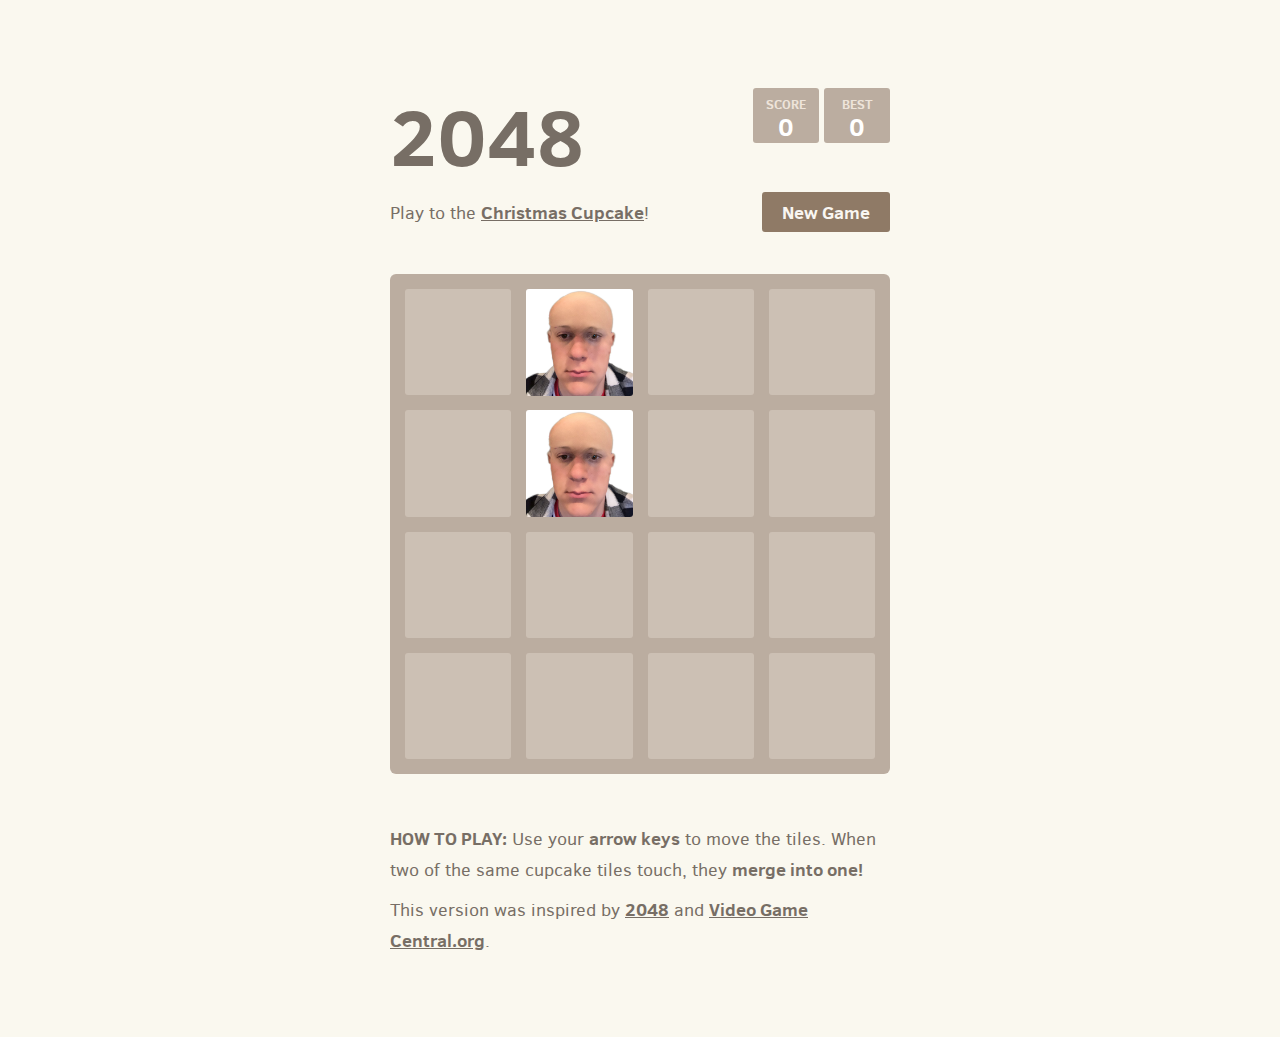
<file: 2048/index.html>
<!DOCTYPE html>
<html>
<head>
  <meta charset="utf-8">
  <title>2048 Cupcakes</title>

  <link href="style/main.css" rel="stylesheet" type="text/css">
  <link rel="shortcut icon" href="favicon.png">
  <link rel="apple-touch-icon" href="meta/apple-touch-icon.png">
  <link rel="apple-touch-startup-image" href="meta/apple-touch-startup-image-640x1096.png" media="(device-width: 320px) and (device-height: 568px) and (-webkit-device-pixel-ratio: 2)"> <!-- iPhone 5+ -->
  <link rel="apple-touch-startup-image" href="meta/apple-touch-startup-image-640x920.png"  media="(device-width: 320px) and (device-height: 480px) and (-webkit-device-pixel-ratio: 2)"> <!-- iPhone, retina -->
  <meta name="apple-mobile-web-app-capable" content="yes">
  <meta name="apple-mobile-web-app-status-bar-style" content="black">

  <meta name="HandheldFriendly" content="True">
  <meta name="MobileOptimized" content="320">
  <meta name="viewport" content="width=device-width, initial-scale=1.0, maximum-scale=1, user-scalable=no, minimal-ui">
</head>
<body>
  <div class="container">
    <div class="heading">
      <h1 class="title">2048</h1>
      <div class="scores-container">
        <div class="score-container">0</div>
        <div class="best-container">0</div>
      </div>
    </div>

    <div class="above-game">
      <p class="game-intro">Play to the <a href="img/christmas-cupcake.jpg"  target="_blank">Christmas Cupcake</a>!</p>
      <a class="restart-button">New Game</a>
    </div>

    <div class="game-container">
      <div class="game-message">
        <p></p>
        <div class="lower">
	        <a class="keep-playing-button">Keep going</a>
          <a class="retry-button">Try again</a>
        </div>
      </div>

      <div class="grid-container">
        <div class="grid-row">
          <div class="grid-cell"></div>
          <div class="grid-cell"></div>
          <div class="grid-cell"></div>
          <div class="grid-cell"></div>
        </div>
        <div class="grid-row">
          <div class="grid-cell"></div>
          <div class="grid-cell"></div>
          <div class="grid-cell"></div>
          <div class="grid-cell"></div>
        </div>
        <div class="grid-row">
          <div class="grid-cell"></div>
          <div class="grid-cell"></div>
          <div class="grid-cell"></div>
          <div class="grid-cell"></div>
        </div>
        <div class="grid-row">
          <div class="grid-cell"></div>
          <div class="grid-cell"></div>
          <div class="grid-cell"></div>
          <div class="grid-cell"></div>
        </div>
      </div>

      <div class="tile-container">

      </div>
    </div>

    <p class="game-explanation"><strong class="important">How to play:</strong> Use your <strong>arrow keys</strong> to move the tiles. When two of the same cupcake tiles touch, they <strong>merge into one!</strong></p>
    <!-- <hr> -->
    <p>This version was inspired by <a href="https://git.io/2048" target="_blank">2048</a> and <a>Video Game Central.org</a>.</p>
   </div>

  <script src="js/bind_polyfill.js"></script>
  <script src="js/classlist_polyfill.js"></script>
  <script src="js/animframe_polyfill.js"></script>
  <script src="js/keyboard_input_manager.js"></script>
  <script src="js/html_actuator.js"></script>
  <script src="js/grid.js"></script>
  <script src="js/tile.js"></script>
  <script src="js/local_storage_manager.js"></script>
  <script src="js/game_manager.js"></script>
  <script src="js/application.js"></script>
</body>
</html>
</file>
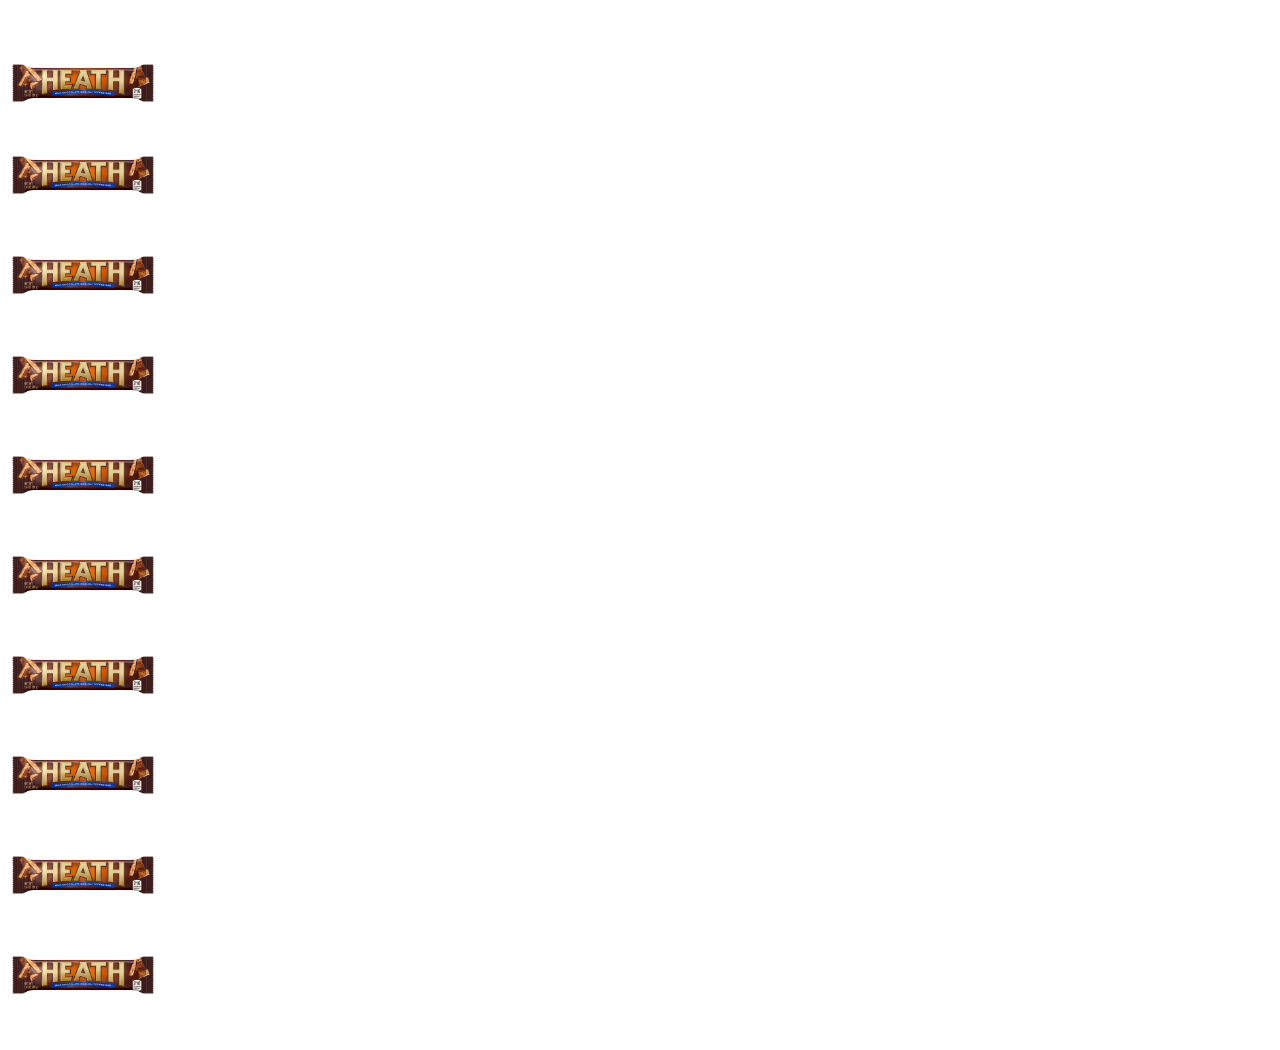
<file: heath.html>
<!DOCTYPE html>
<html>
    <head>
        <link rel="apple-touch-icon" sizes="180x180" href="/apple-touch-icon.png">
        <link rel="icon" type="image/png" sizes="32x32" href="/favicon-32x32.png">
        <link rel="icon" type="image/png" sizes="16x16" href="/favicon-16x16.png">
        <link rel="manifest" href="/site.webmanifest">
        <style>
        img {
            max-width: 200px;
            max-height: 150px;
            position: absolute;
        }
        .bounce {
            position: absolute;
            animation: mario-loop 10s linear infinite;
            }

            @keyframes mario-loop {
            0% {
                left: -300px; /* Initial position outside the left side of the screen */
            }
            100% {
                left: calc(100% + 100px); /* Moves to the right side of the screen */
            }
        }
            @keyframes mario-loop2 {
            0% {
                right: -100px; /* Initial position outside the left side of the screen */
            }
            100% {
                right: calc(100% + 300px); /* Moves to the right side of the screen */
            }
            }
        .bounce2 {
            position: absolute;
            animation: mario-loop2 10s linear infinite;
            top: 100px;
            }
            .bounce3 {
            position: absolute;
            animation: mario-loop 10s linear infinite;
            top: 200px;
            }
            .bounce4 {
            position: absolute;
            animation: mario-loop2 10s linear infinite;
            top: 300px;
            }
            .bounce5 {
            position: absolute;
            animation: mario-loop 10s linear infinite;
            top: 400px;
            }
            .bounce6 {
            position: absolute;
            animation: mario-loop2 10s linear infinite;
            top: 500px;
            }
            .bounce7 {
            position: absolute;
            animation: mario-loop 10s linear infinite;
            top: 600px;
            }
            .bounce8 {
            position: absolute;
            animation: mario-loop2 10s linear infinite;
            top: 700px;
            }
            .bounce9 {
            position: absolute;
            animation: mario-loop 10s linear infinite;
            top: 800px;
            }
            .bounce10 {
            position: absolute;
            animation: mario-loop2 10s linear infinite;
            top: 900px;
            }

        </style>
    </head>
    <body>
        <div class="bounce">
            <img src="images/heath.png" alt="Dancing PNG">
          </div>
          <div class="bounce2">
            <img src="images/heath.png" alt="Dancing PNG">
          </div>
          <div class="bounce3">
            <img src="images/heath.png" alt="Dancing PNG">
          </div>
          <div class="bounce4">
            <img src="images/heath.png" alt="Dancing PNG">
          </div>
          <div class="bounce5">
            <img src="images/heath.png" alt="Dancing PNG">
          </div>
          <div class="bounce6">
            <img src="images/heath.png" alt="Dancing PNG">
          </div>
          <div class="bounce7">
            <img src="images/heath.png" alt="Dancing PNG">
          </div>
          <div class="bounce8">
            <img src="images/heath.png" alt="Dancing PNG">
          </div>
          <div class="bounce9">
            <img src="images/heath.png" alt="Dancing PNG">
          </div>
          <div class="bounce10">
            <img src="images/heath.png" alt="Dancing PNG">
          </div>
    </body>
</html>
</file>
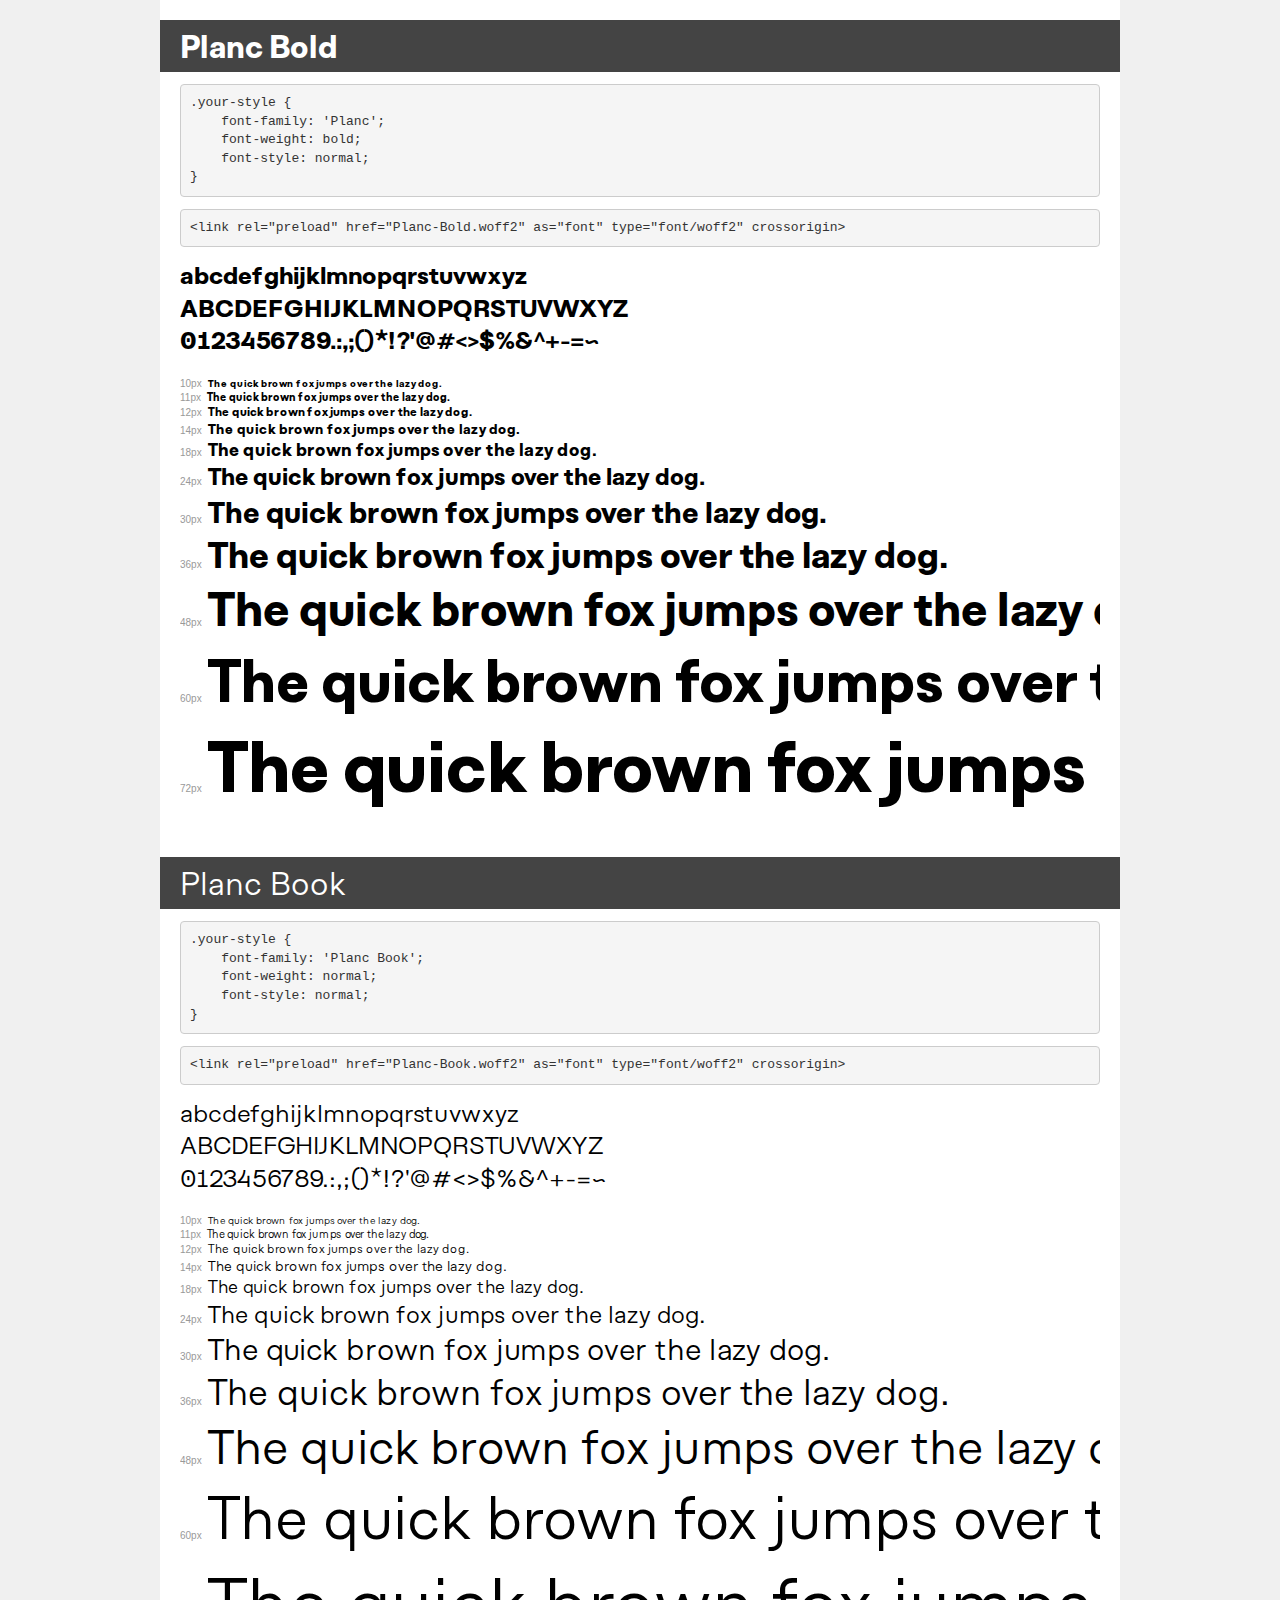
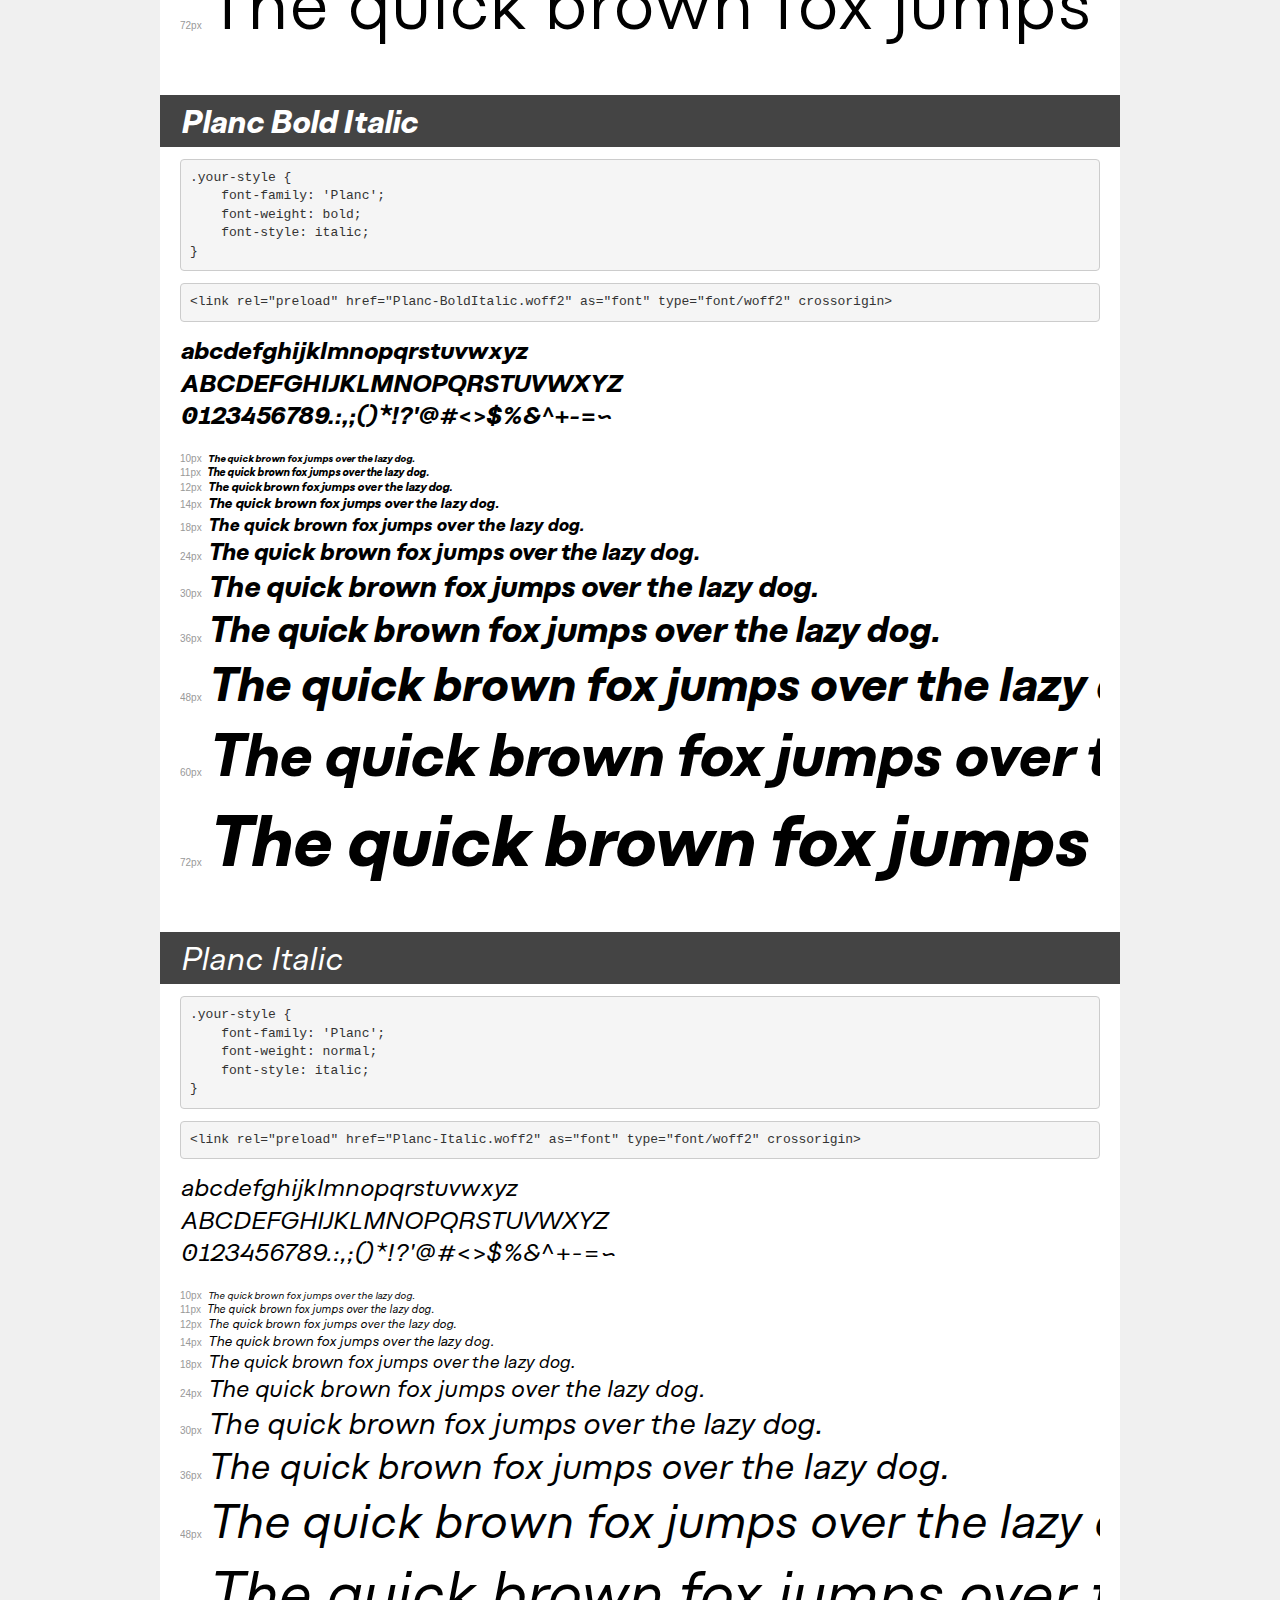
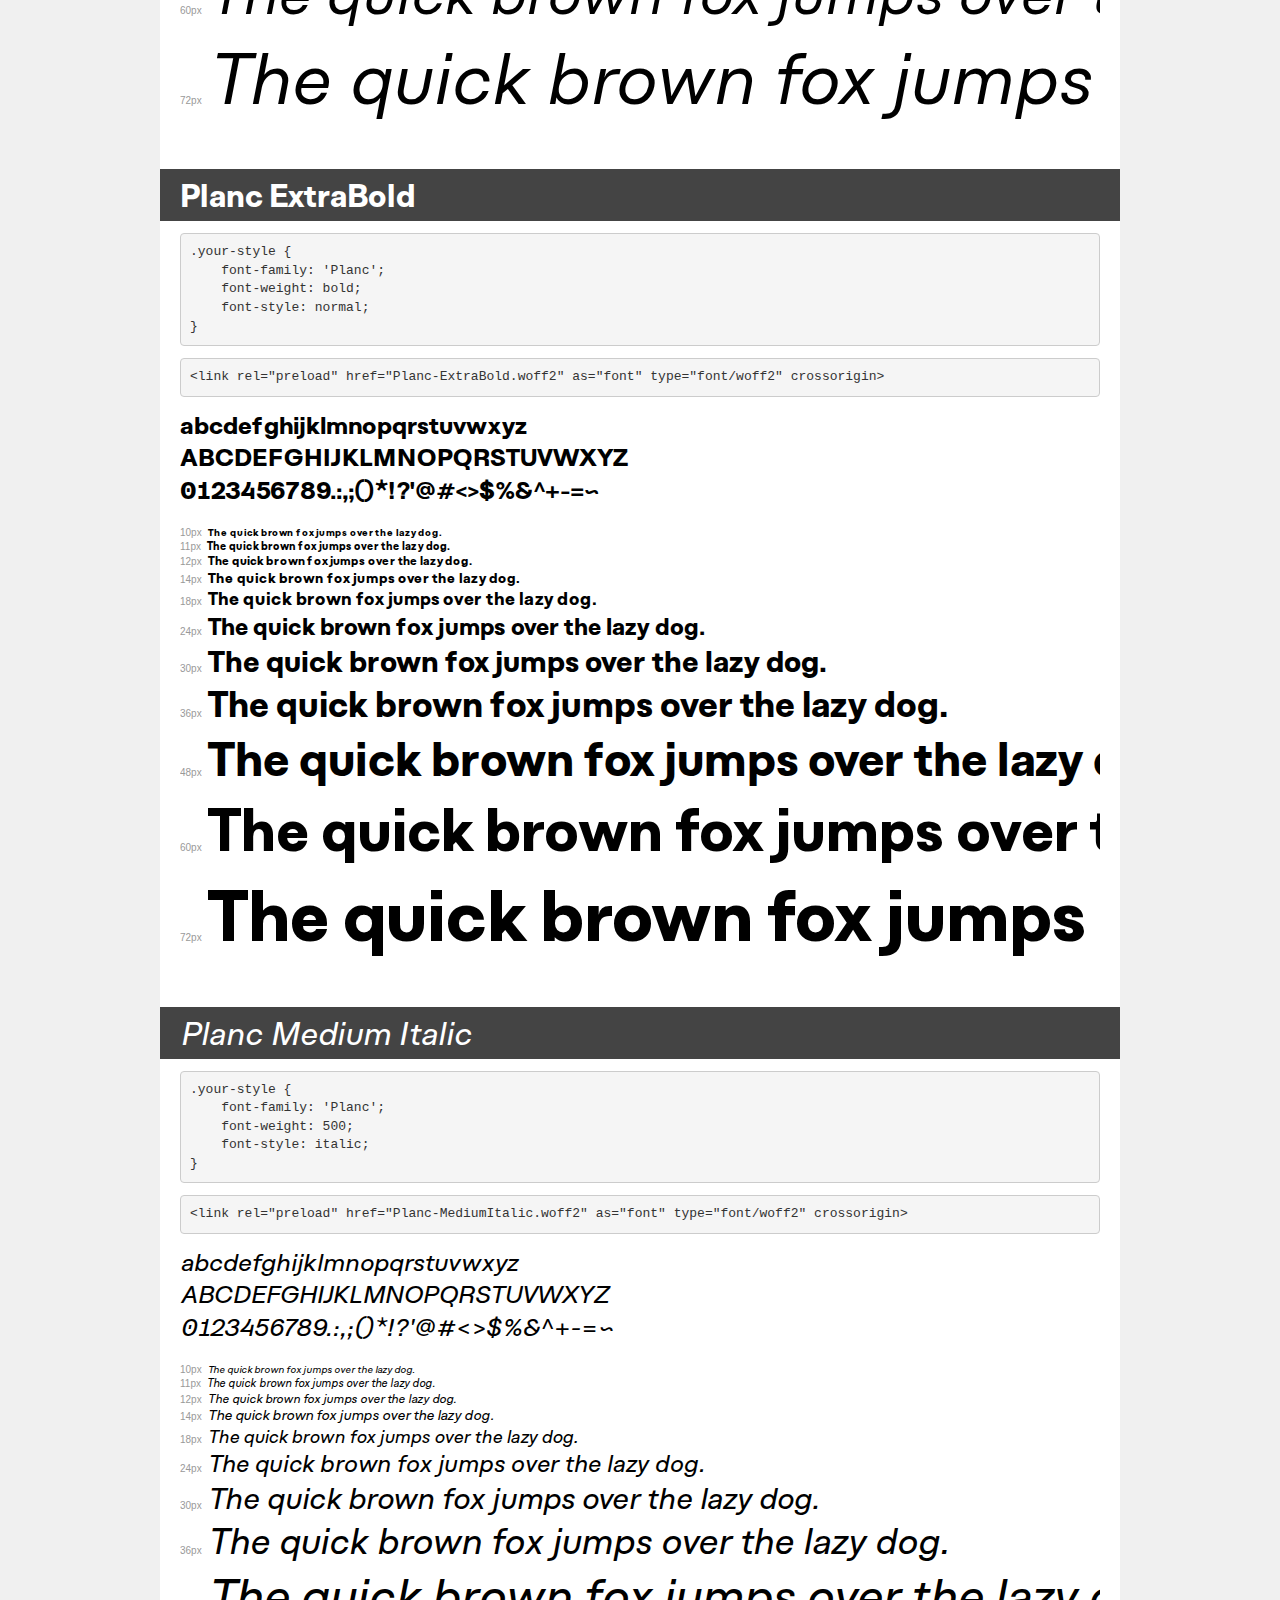
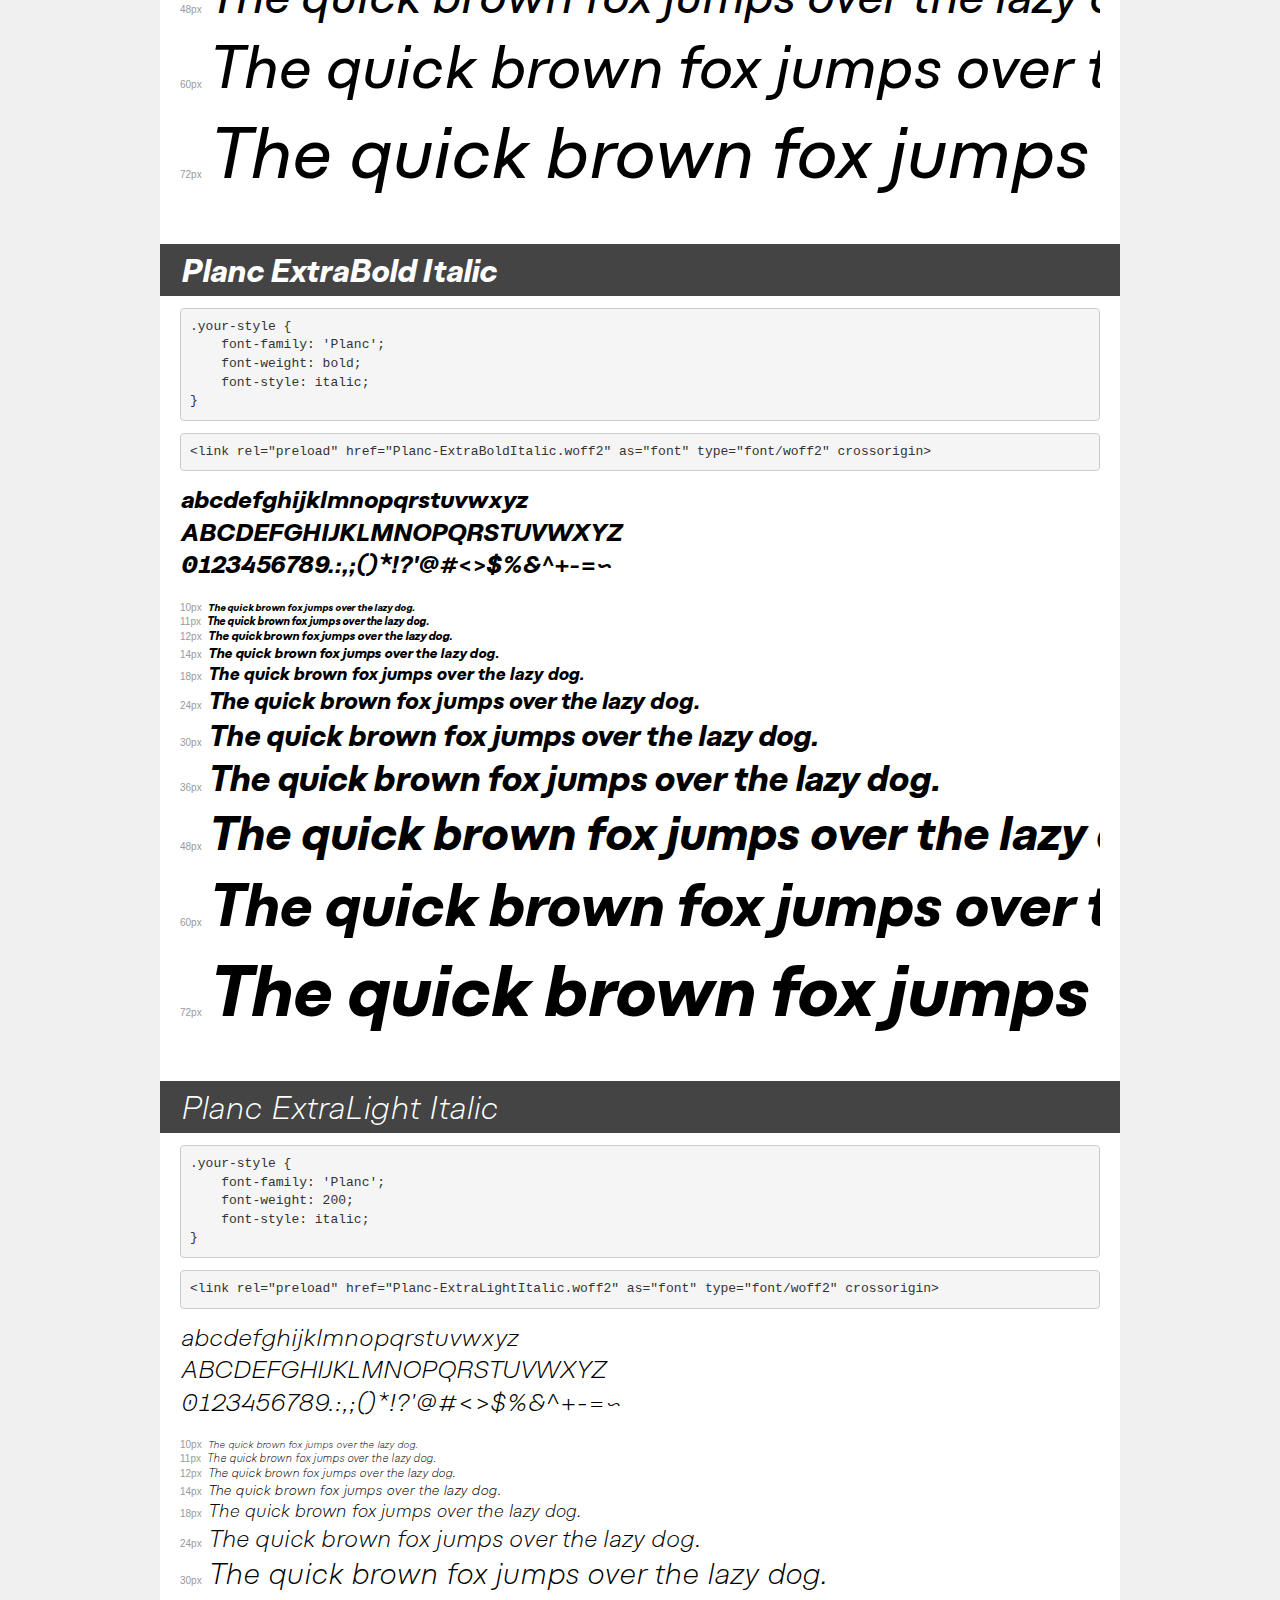
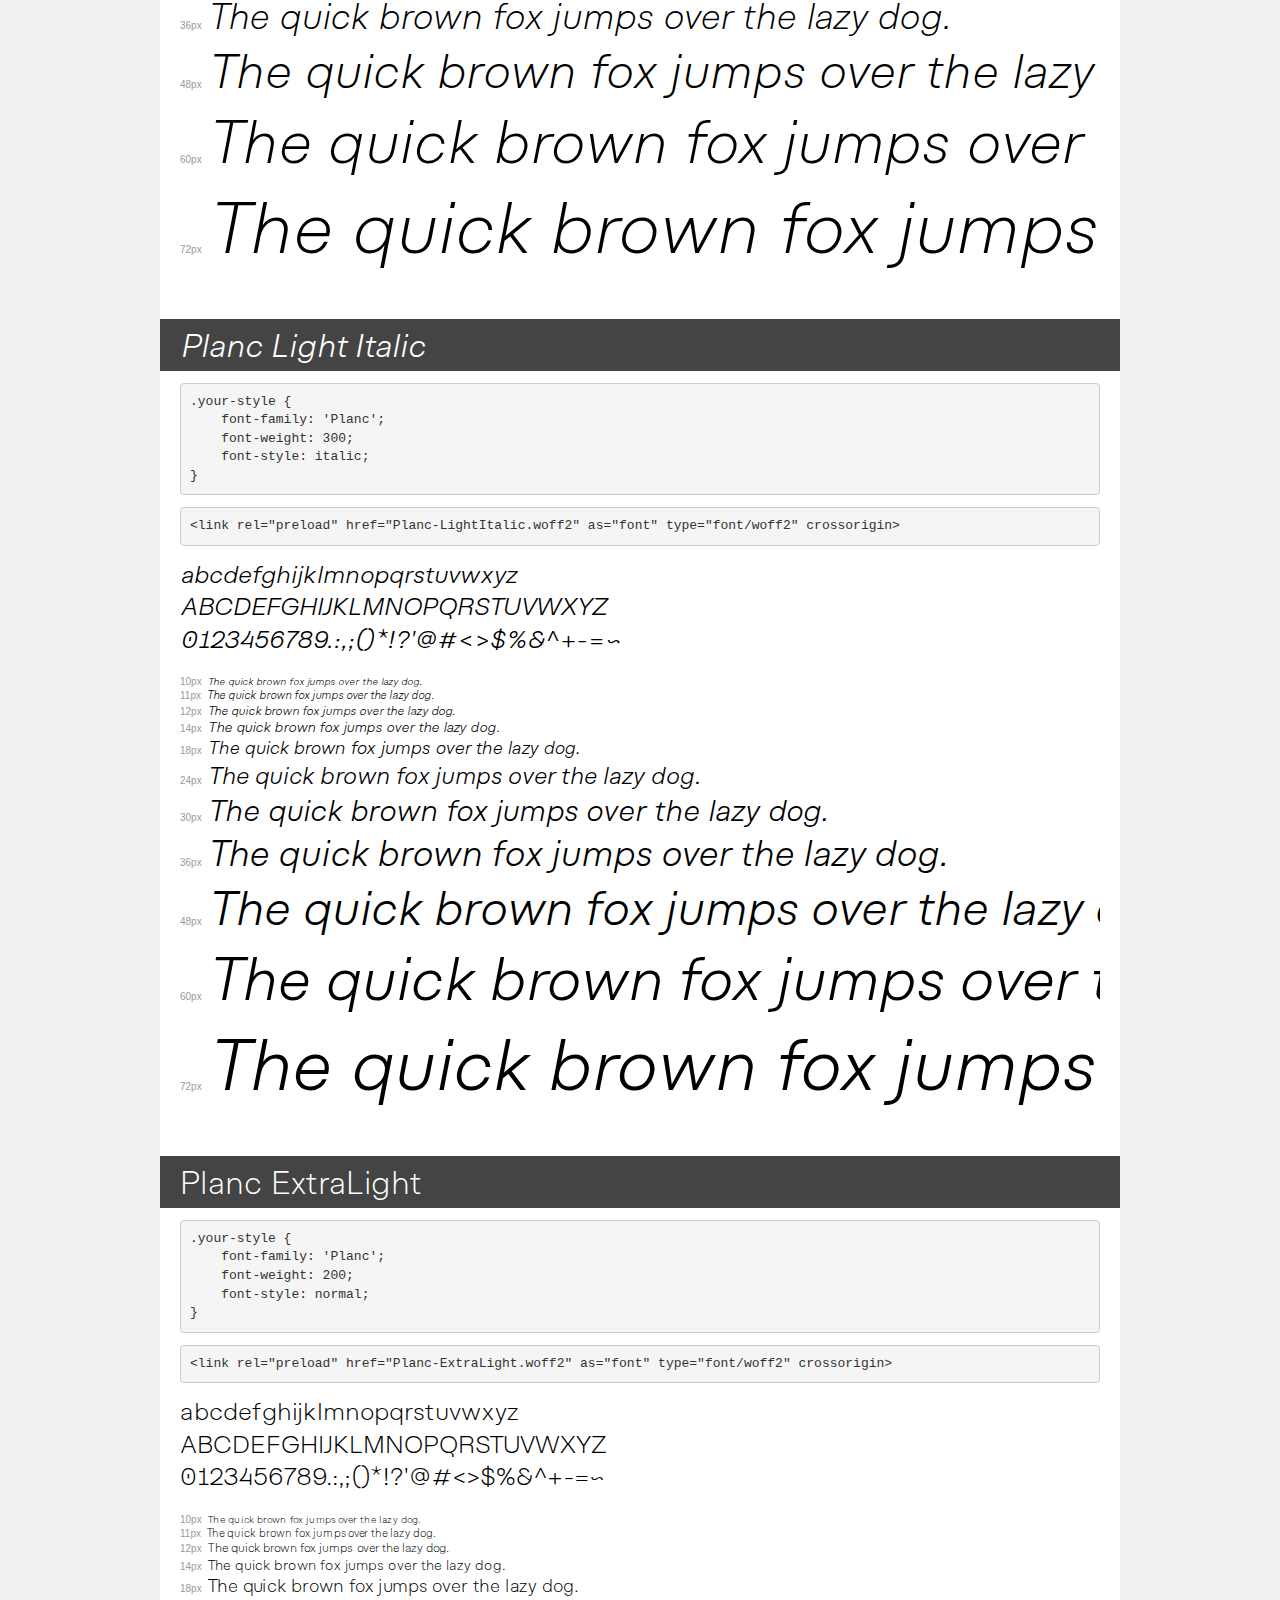
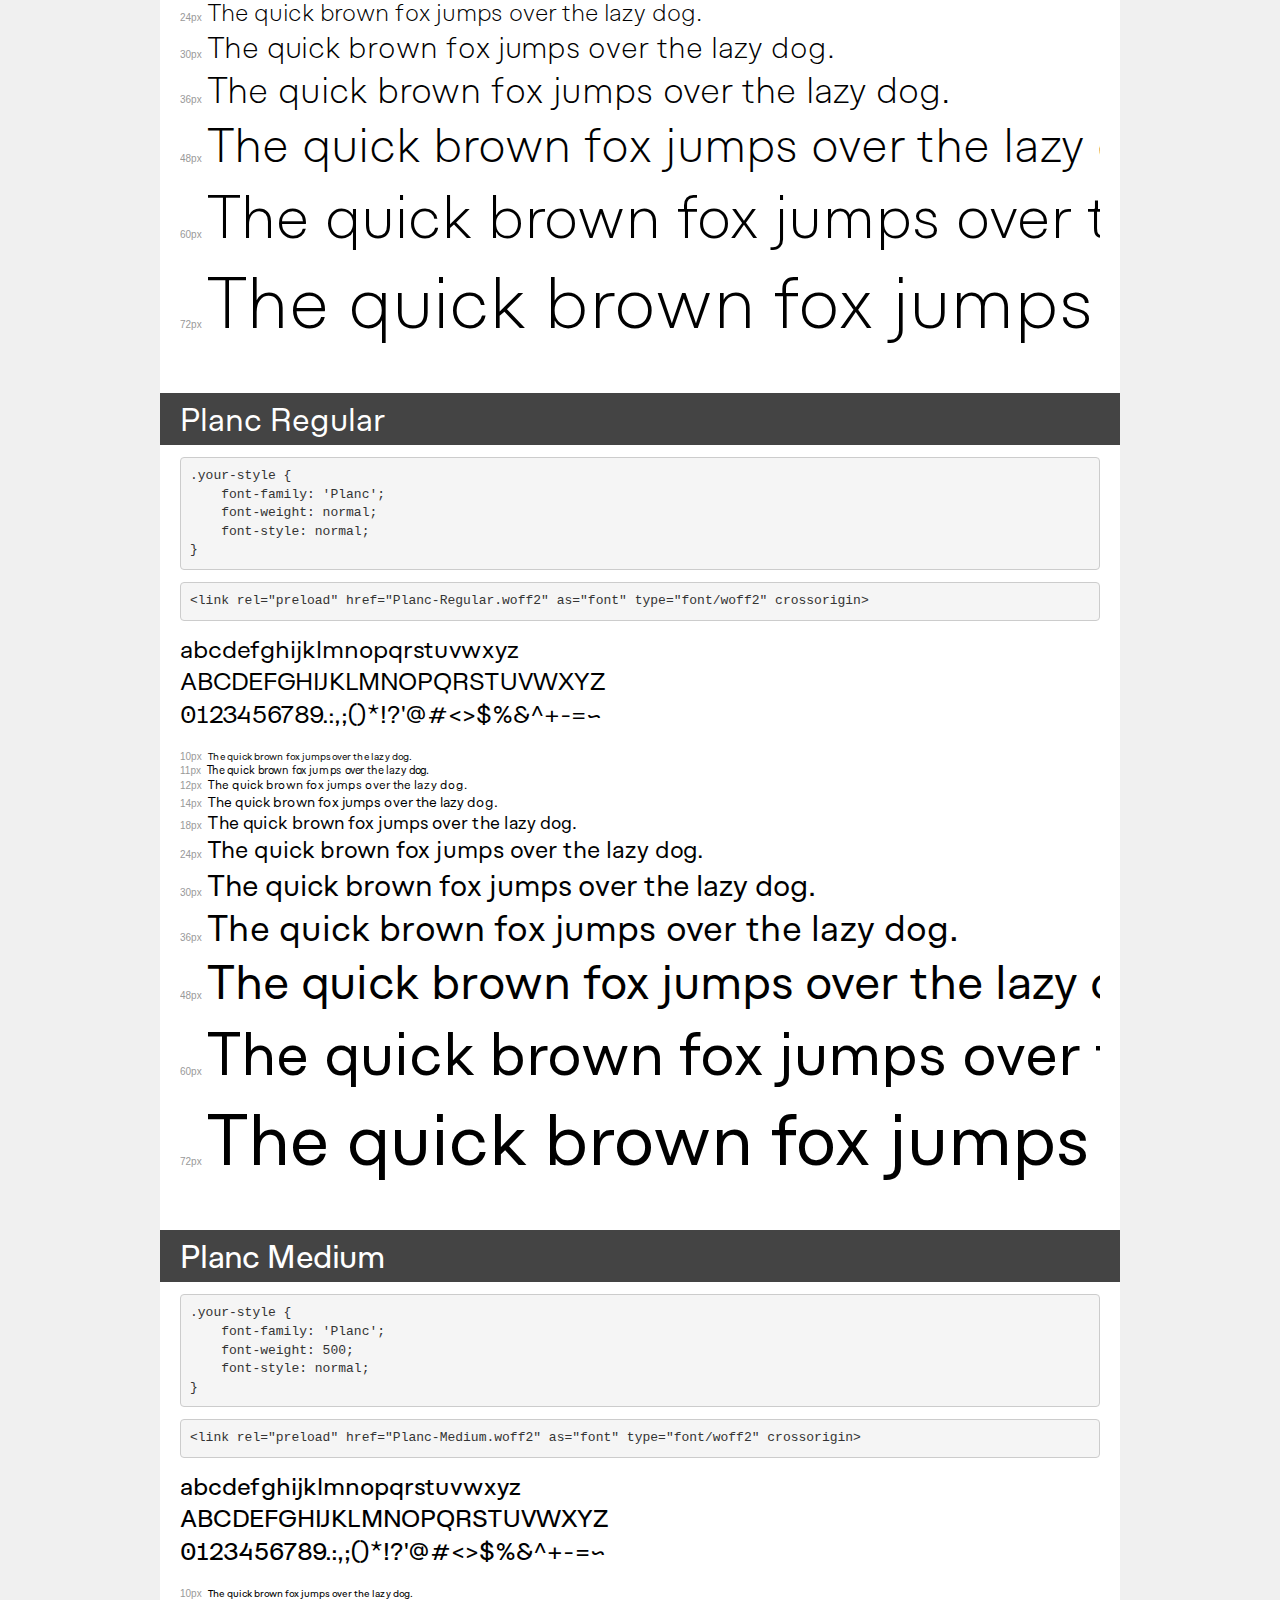
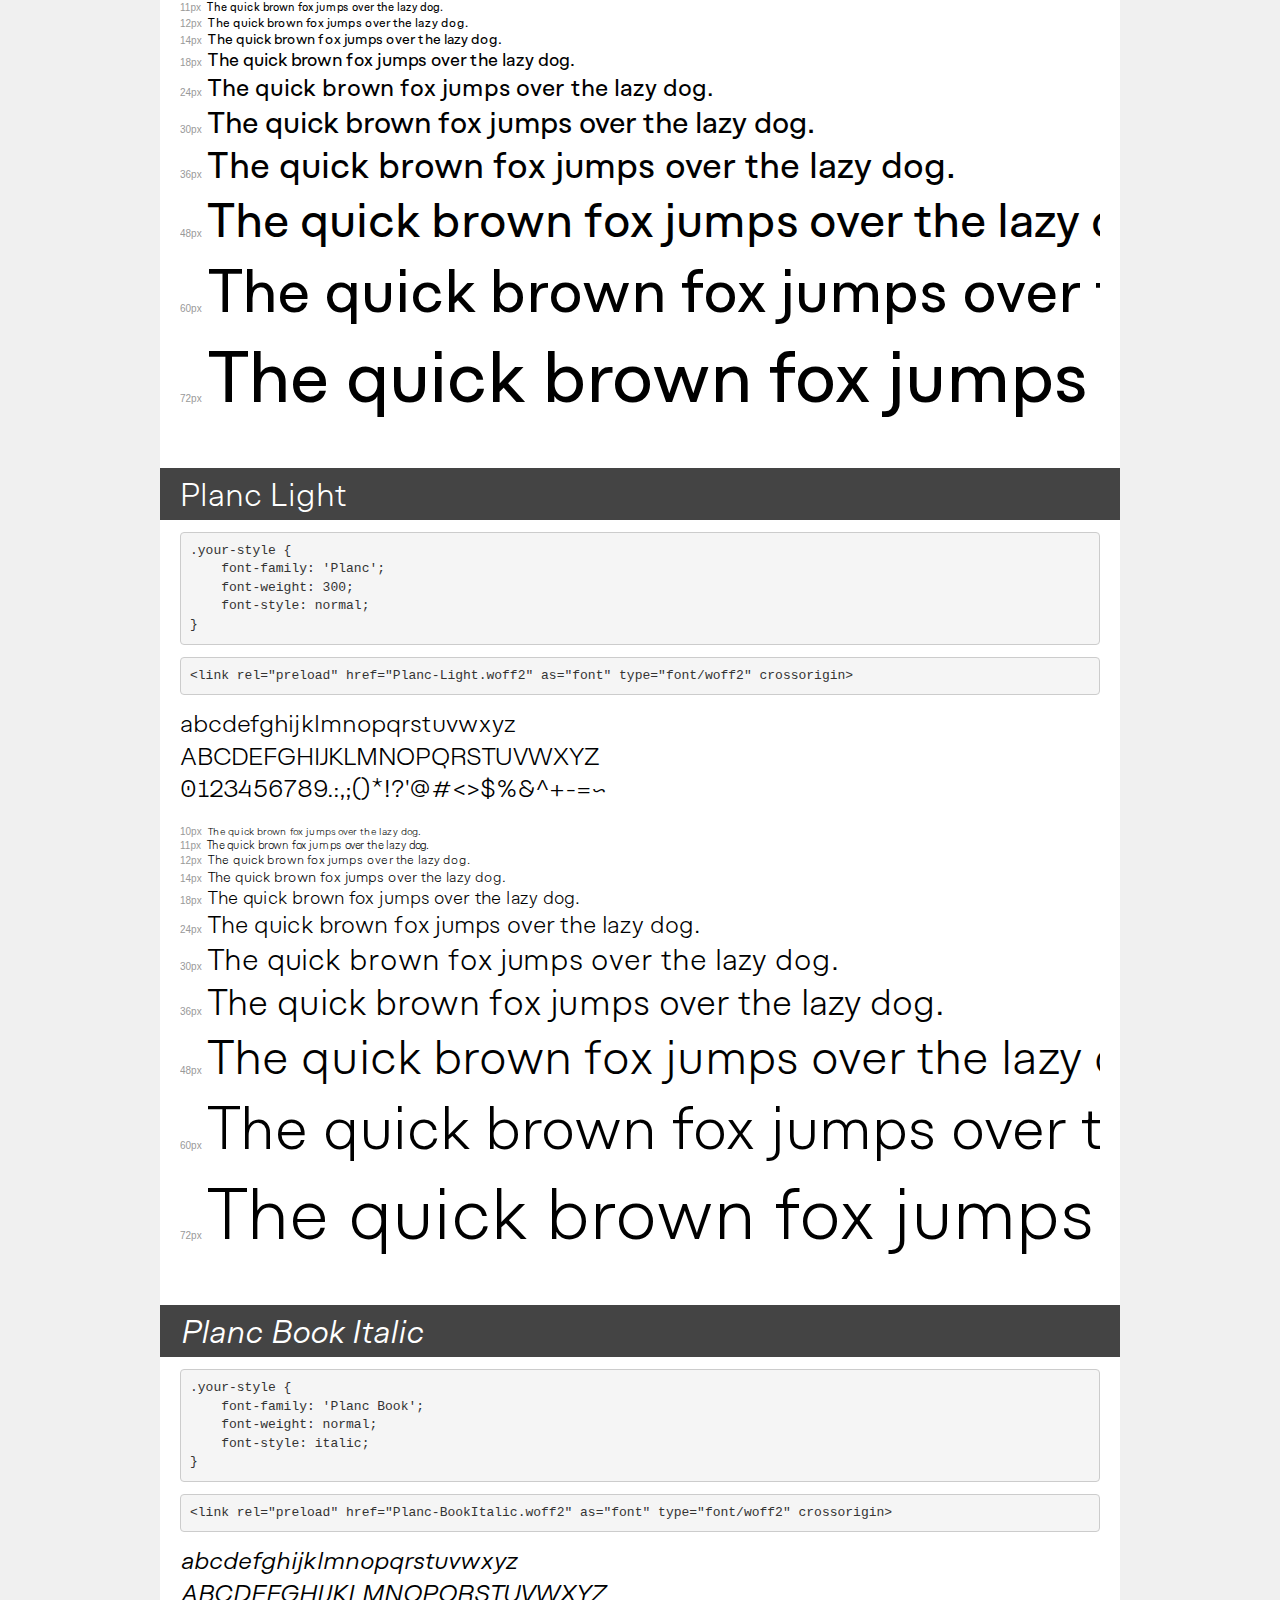
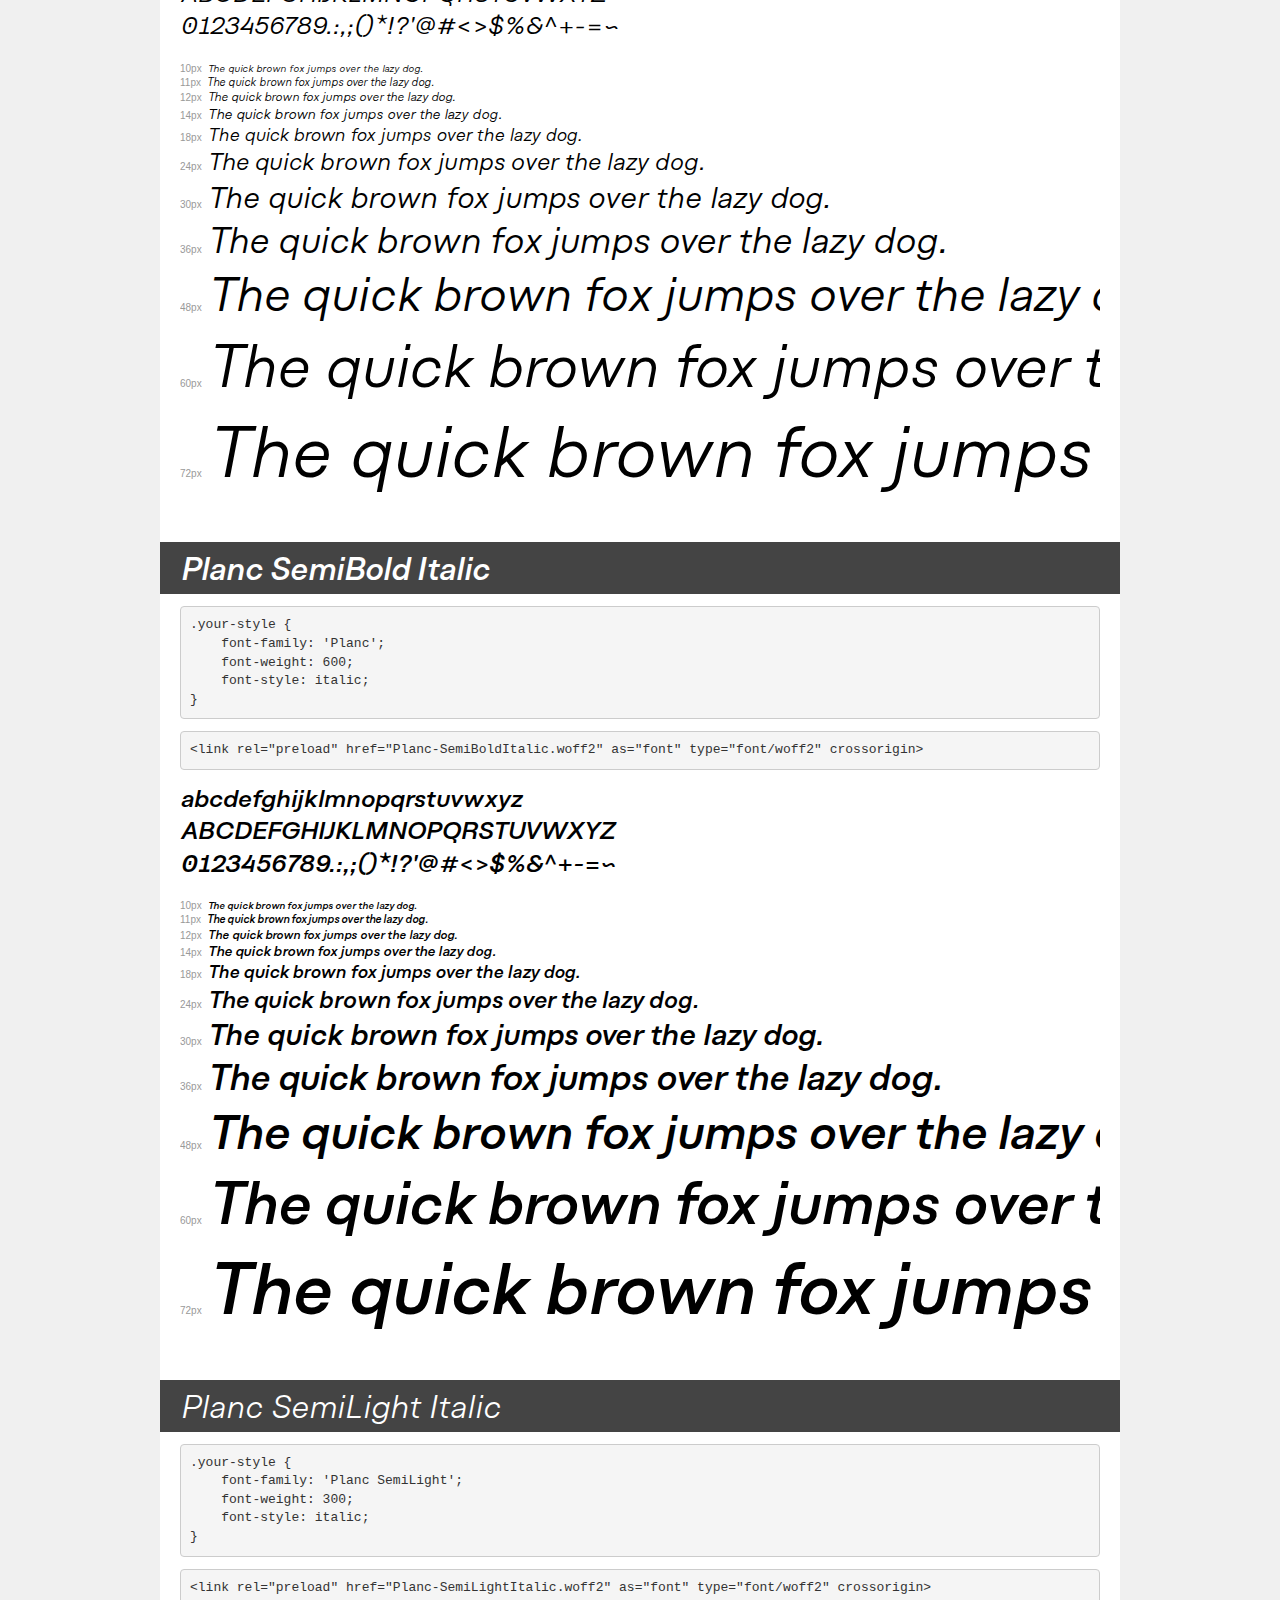
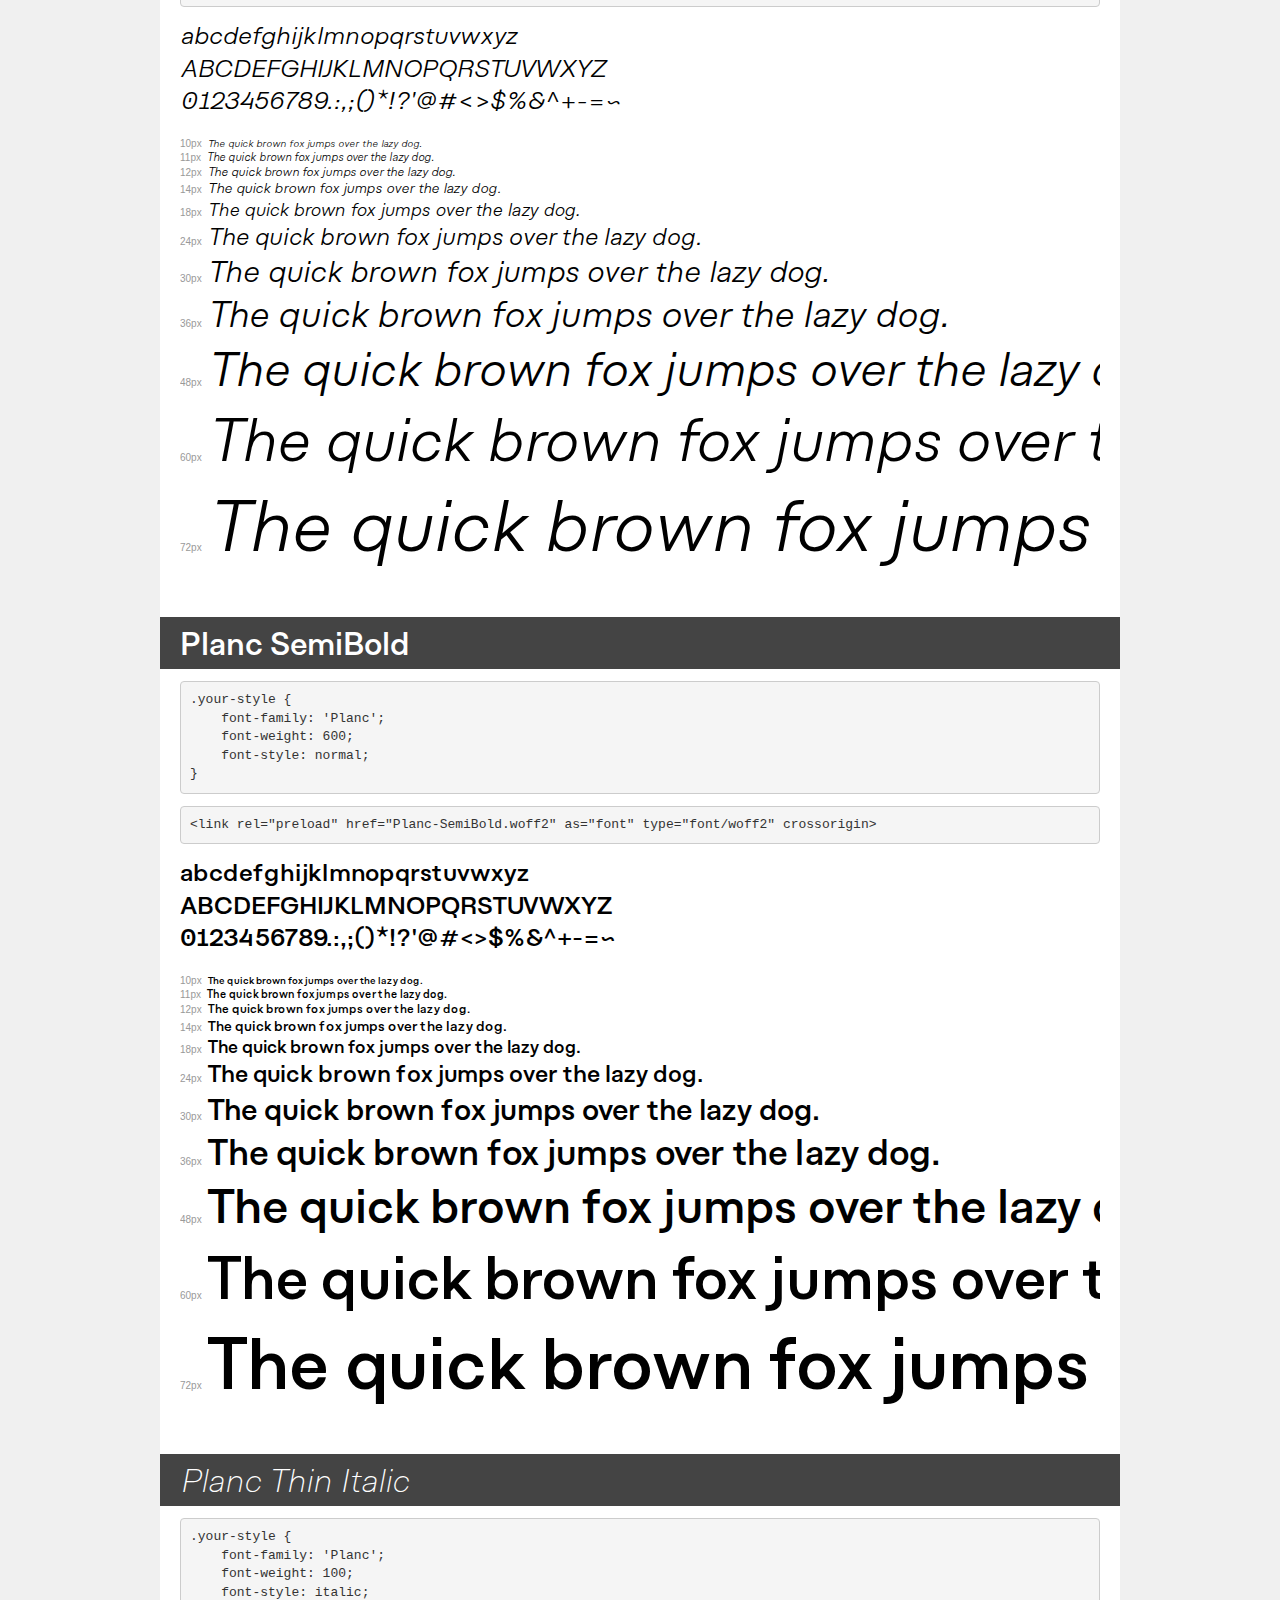
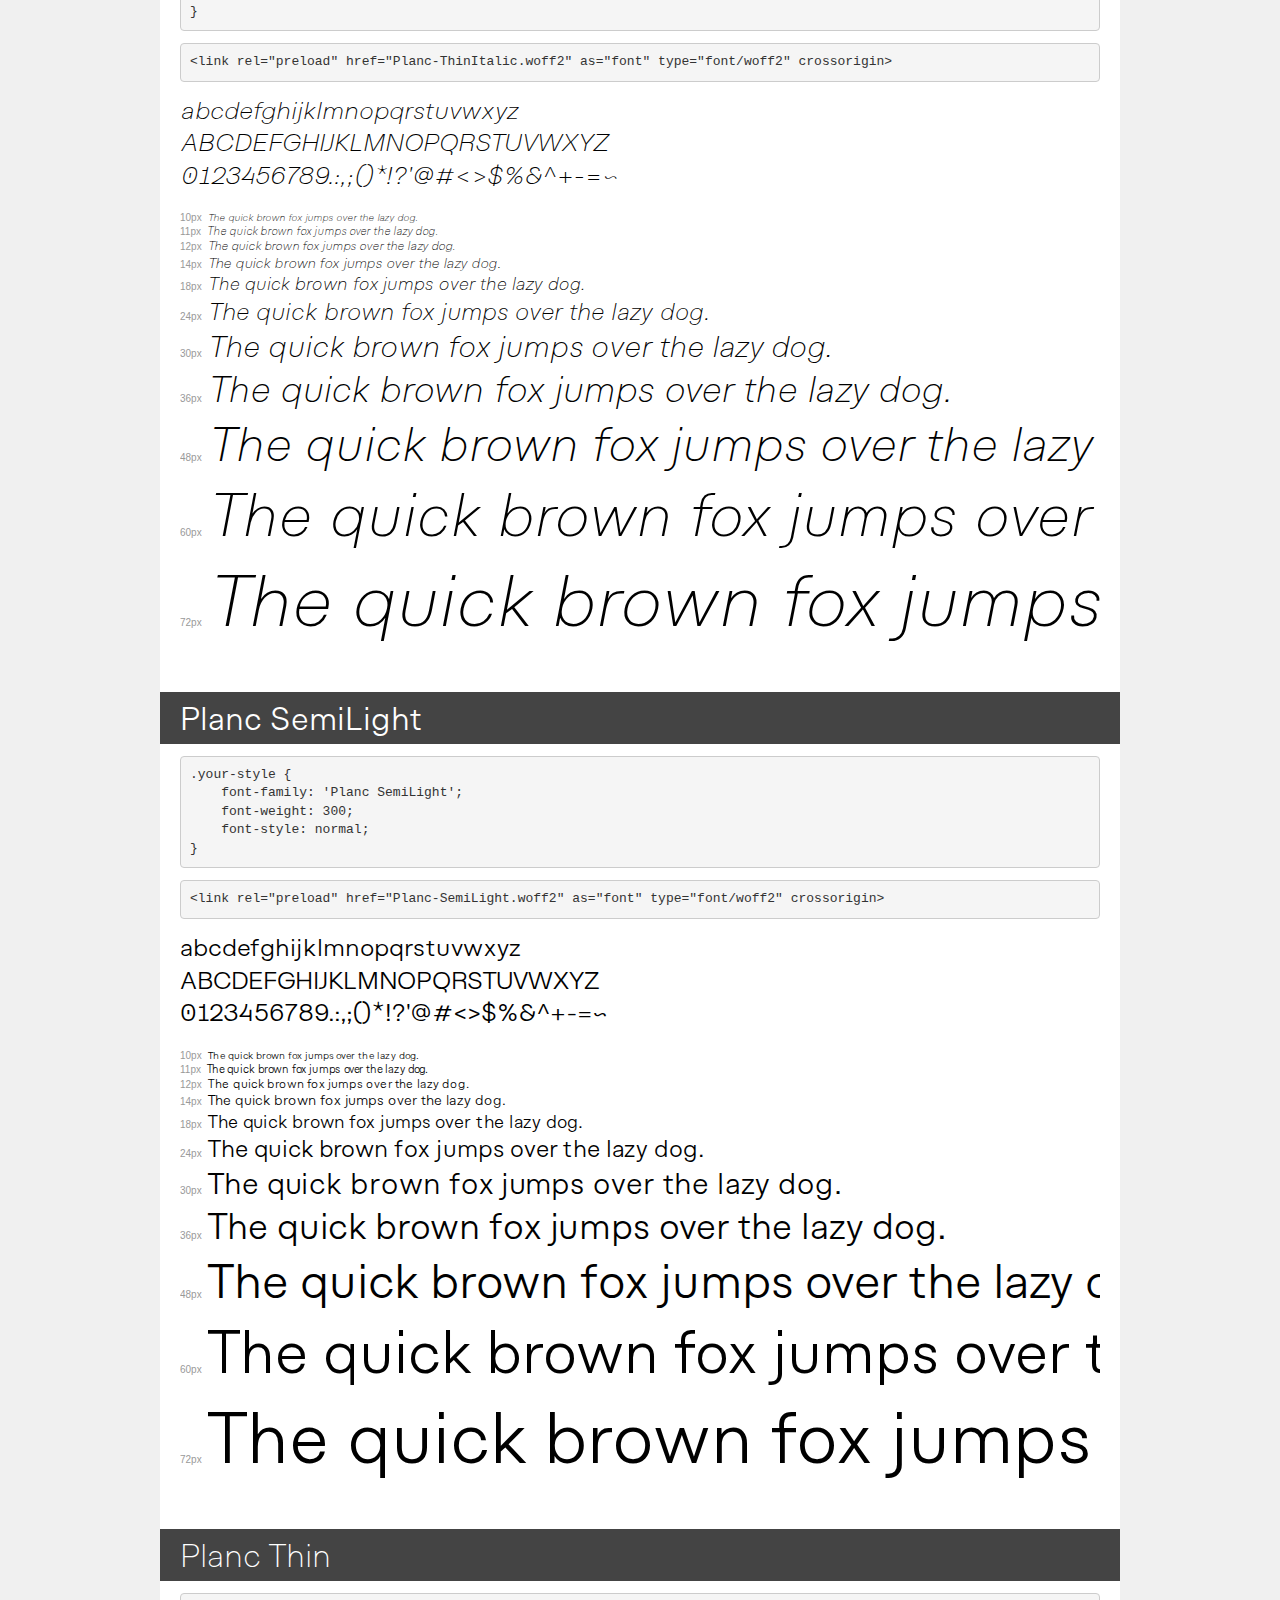
<file: font/planc/demo.html>
<!DOCTYPE html>
<html lang="en">
<head>
    <meta charset="utf-8">
    <meta http-equiv="X-UA-Compatible" content="IE=edge">
    <meta name="viewport" content="width=device-width, initial-scale=1">
    <meta name="robots" content="noindex, noarchive">
    <meta name="format-detection" content="telephone=no">
    <title>Transfonter demo</title>
    <link href="stylesheet.css" rel="stylesheet">
    <style>
        /*
        http://meyerweb.com/eric/tools/css/reset/
        v2.0 | 20110126
        License: none (public domain)
        */
        html, body, div, span, applet, object, iframe,
        h1, h2, h3, h4, h5, h6, p, blockquote, pre,
        a, abbr, acronym, address, big, cite, code,
        del, dfn, em, img, ins, kbd, q, s, samp,
        small, strike, strong, sub, sup, tt, var,
        b, u, i, center,
        dl, dt, dd, ol, ul, li,
        fieldset, form, label, legend,
        table, caption, tbody, tfoot, thead, tr, th, td,
        article, aside, canvas, details, embed,
        figure, figcaption, footer, header, hgroup,
        menu, nav, output, ruby, section, summary,
        time, mark, audio, video {
            margin: 0;
            padding: 0;
            border: 0;
            font-size: 100%;
            font: inherit;
            vertical-align: baseline;
        }
        /* HTML5 display-role reset for older browsers */
        article, aside, details, figcaption, figure,
        footer, header, hgroup, menu, nav, section {
            display: block;
        }
        body {
            line-height: 1;
        }
        ol, ul {
            list-style: none;
        }
        blockquote, q {
            quotes: none;
        }
        blockquote:before, blockquote:after,
        q:before, q:after {
            content: '';
            content: none;
        }
        table {
            border-collapse: collapse;
            border-spacing: 0;
        }
        /* demo styles */
        body {
            background: #f0f0f0;
            color: #000;
        }
        .page {
            background: #fff;
            width: 920px;
            margin: 0 auto;
            padding: 20px 20px 0 20px;
            overflow: hidden;
        }
        .font-container {
            overflow-x: auto;
            overflow-y: hidden;
            margin-bottom: 40px;
            line-height: 1.3;
            white-space: nowrap;
            padding-bottom: 5px;
        }
        h1 {
            position: relative;
            background: #444;
            font-size: 32px;
            color: #fff;
            padding: 10px 20px;
            margin: 0 -20px 12px -20px;
        }
        .letters {
            font-size: 25px;
            margin-bottom: 20px;
        }
        .s10:before {
            content: '10px';
        }
        .s11:before {
            content: '11px';
        }
        .s12:before {
            content: '12px';
        }
        .s14:before {
            content: '14px';
        }
        .s18:before {
            content: '18px';
        }
        .s24:before {
            content: '24px';
        }
        .s30:before {
            content: '30px';
        }
        .s36:before {
            content: '36px';
        }
        .s48:before {
            content: '48px';
        }
        .s60:before {
            content: '60px';
        }
        .s72:before {
            content: '72px';
        }
        .s10:before, .s11:before, .s12:before, .s14:before,
        .s18:before, .s24:before, .s30:before, .s36:before,
        .s48:before, .s60:before, .s72:before {
            font-family: Arial, sans-serif;
            font-size: 10px;
            font-weight: normal;
            font-style: normal;
            color: #999;
            padding-right: 6px;
        }
        pre {
            display: block;
            padding: 9px;
            margin: 0 0 12px;
            font-family: Monaco, Menlo, Consolas, "Courier New", monospace;
            font-size: 13px;
            line-height: 1.428571429;
            color: #333;
            font-weight: normal;
            font-style: normal;
            background-color: #f5f5f5;
            border: 1px solid #ccc;
            overflow-x: auto;
            border-radius: 4px;
        }
        /* responsive */
        @media (max-width: 959px) {
            .page {
                width: auto;
                margin: 0;
            }
        }
    </style>
</head>
<body>
<div class="page">
    <div class="demo">
        <h1 style="font-family: 'Planc'; font-weight: bold; font-style: normal;">Planc Bold</h1>
        <pre title="Usage">.your-style {
    font-family: 'Planc';
    font-weight: bold;
    font-style: normal;
}</pre>
        <pre title="Preload (optional)">
&lt;link rel=&quot;preload&quot; href=&quot;Planc-Bold.woff2&quot; as=&quot;font&quot; type=&quot;font/woff2&quot; crossorigin&gt;</pre>
        <div class="font-container" style="font-family: 'Planc'; font-weight: bold; font-style: normal;">
            <p class="letters">
                abcdefghijklmnopqrstuvwxyz<br>
ABCDEFGHIJKLMNOPQRSTUVWXYZ<br>
                0123456789.:,;()*!?'@#&lt;&gt;$%&^+-=~
            </p>
            <p class="s10" style="font-size: 10px;">The quick brown fox jumps over the lazy dog.</p>
            <p class="s11" style="font-size: 11px;">The quick brown fox jumps over the lazy dog.</p>
            <p class="s12" style="font-size: 12px;">The quick brown fox jumps over the lazy dog.</p>
            <p class="s14" style="font-size: 14px;">The quick brown fox jumps over the lazy dog.</p>
            <p class="s18" style="font-size: 18px;">The quick brown fox jumps over the lazy dog.</p>
            <p class="s24" style="font-size: 24px;">The quick brown fox jumps over the lazy dog.</p>
            <p class="s30" style="font-size: 30px;">The quick brown fox jumps over the lazy dog.</p>
            <p class="s36" style="font-size: 36px;">The quick brown fox jumps over the lazy dog.</p>
            <p class="s48" style="font-size: 48px;">The quick brown fox jumps over the lazy dog.</p>
            <p class="s60" style="font-size: 60px;">The quick brown fox jumps over the lazy dog.</p>
            <p class="s72" style="font-size: 72px;">The quick brown fox jumps over the lazy dog.</p>
        </div>
    </div>

    <div class="demo">
        <h1 style="font-family: 'Planc Book'; font-weight: normal; font-style: normal;">Planc Book</h1>
        <pre title="Usage">.your-style {
    font-family: 'Planc Book';
    font-weight: normal;
    font-style: normal;
}</pre>
        <pre title="Preload (optional)">
&lt;link rel=&quot;preload&quot; href=&quot;Planc-Book.woff2&quot; as=&quot;font&quot; type=&quot;font/woff2&quot; crossorigin&gt;</pre>
        <div class="font-container" style="font-family: 'Planc Book'; font-weight: normal; font-style: normal;">
            <p class="letters">
                abcdefghijklmnopqrstuvwxyz<br>
ABCDEFGHIJKLMNOPQRSTUVWXYZ<br>
                0123456789.:,;()*!?'@#&lt;&gt;$%&^+-=~
            </p>
            <p class="s10" style="font-size: 10px;">The quick brown fox jumps over the lazy dog.</p>
            <p class="s11" style="font-size: 11px;">The quick brown fox jumps over the lazy dog.</p>
            <p class="s12" style="font-size: 12px;">The quick brown fox jumps over the lazy dog.</p>
            <p class="s14" style="font-size: 14px;">The quick brown fox jumps over the lazy dog.</p>
            <p class="s18" style="font-size: 18px;">The quick brown fox jumps over the lazy dog.</p>
            <p class="s24" style="font-size: 24px;">The quick brown fox jumps over the lazy dog.</p>
            <p class="s30" style="font-size: 30px;">The quick brown fox jumps over the lazy dog.</p>
            <p class="s36" style="font-size: 36px;">The quick brown fox jumps over the lazy dog.</p>
            <p class="s48" style="font-size: 48px;">The quick brown fox jumps over the lazy dog.</p>
            <p class="s60" style="font-size: 60px;">The quick brown fox jumps over the lazy dog.</p>
            <p class="s72" style="font-size: 72px;">The quick brown fox jumps over the lazy dog.</p>
        </div>
    </div>

    <div class="demo">
        <h1 style="font-family: 'Planc'; font-weight: bold; font-style: italic;">Planc Bold Italic</h1>
        <pre title="Usage">.your-style {
    font-family: 'Planc';
    font-weight: bold;
    font-style: italic;
}</pre>
        <pre title="Preload (optional)">
&lt;link rel=&quot;preload&quot; href=&quot;Planc-BoldItalic.woff2&quot; as=&quot;font&quot; type=&quot;font/woff2&quot; crossorigin&gt;</pre>
        <div class="font-container" style="font-family: 'Planc'; font-weight: bold; font-style: italic;">
            <p class="letters">
                abcdefghijklmnopqrstuvwxyz<br>
ABCDEFGHIJKLMNOPQRSTUVWXYZ<br>
                0123456789.:,;()*!?'@#&lt;&gt;$%&^+-=~
            </p>
            <p class="s10" style="font-size: 10px;">The quick brown fox jumps over the lazy dog.</p>
            <p class="s11" style="font-size: 11px;">The quick brown fox jumps over the lazy dog.</p>
            <p class="s12" style="font-size: 12px;">The quick brown fox jumps over the lazy dog.</p>
            <p class="s14" style="font-size: 14px;">The quick brown fox jumps over the lazy dog.</p>
            <p class="s18" style="font-size: 18px;">The quick brown fox jumps over the lazy dog.</p>
            <p class="s24" style="font-size: 24px;">The quick brown fox jumps over the lazy dog.</p>
            <p class="s30" style="font-size: 30px;">The quick brown fox jumps over the lazy dog.</p>
            <p class="s36" style="font-size: 36px;">The quick brown fox jumps over the lazy dog.</p>
            <p class="s48" style="font-size: 48px;">The quick brown fox jumps over the lazy dog.</p>
            <p class="s60" style="font-size: 60px;">The quick brown fox jumps over the lazy dog.</p>
            <p class="s72" style="font-size: 72px;">The quick brown fox jumps over the lazy dog.</p>
        </div>
    </div>

    <div class="demo">
        <h1 style="font-family: 'Planc'; font-weight: normal; font-style: italic;">Planc Italic</h1>
        <pre title="Usage">.your-style {
    font-family: 'Planc';
    font-weight: normal;
    font-style: italic;
}</pre>
        <pre title="Preload (optional)">
&lt;link rel=&quot;preload&quot; href=&quot;Planc-Italic.woff2&quot; as=&quot;font&quot; type=&quot;font/woff2&quot; crossorigin&gt;</pre>
        <div class="font-container" style="font-family: 'Planc'; font-weight: normal; font-style: italic;">
            <p class="letters">
                abcdefghijklmnopqrstuvwxyz<br>
ABCDEFGHIJKLMNOPQRSTUVWXYZ<br>
                0123456789.:,;()*!?'@#&lt;&gt;$%&^+-=~
            </p>
            <p class="s10" style="font-size: 10px;">The quick brown fox jumps over the lazy dog.</p>
            <p class="s11" style="font-size: 11px;">The quick brown fox jumps over the lazy dog.</p>
            <p class="s12" style="font-size: 12px;">The quick brown fox jumps over the lazy dog.</p>
            <p class="s14" style="font-size: 14px;">The quick brown fox jumps over the lazy dog.</p>
            <p class="s18" style="font-size: 18px;">The quick brown fox jumps over the lazy dog.</p>
            <p class="s24" style="font-size: 24px;">The quick brown fox jumps over the lazy dog.</p>
            <p class="s30" style="font-size: 30px;">The quick brown fox jumps over the lazy dog.</p>
            <p class="s36" style="font-size: 36px;">The quick brown fox jumps over the lazy dog.</p>
            <p class="s48" style="font-size: 48px;">The quick brown fox jumps over the lazy dog.</p>
            <p class="s60" style="font-size: 60px;">The quick brown fox jumps over the lazy dog.</p>
            <p class="s72" style="font-size: 72px;">The quick brown fox jumps over the lazy dog.</p>
        </div>
    </div>

    <div class="demo">
        <h1 style="font-family: 'Planc'; font-weight: bold; font-style: normal;">Planc ExtraBold</h1>
        <pre title="Usage">.your-style {
    font-family: 'Planc';
    font-weight: bold;
    font-style: normal;
}</pre>
        <pre title="Preload (optional)">
&lt;link rel=&quot;preload&quot; href=&quot;Planc-ExtraBold.woff2&quot; as=&quot;font&quot; type=&quot;font/woff2&quot; crossorigin&gt;</pre>
        <div class="font-container" style="font-family: 'Planc'; font-weight: bold; font-style: normal;">
            <p class="letters">
                abcdefghijklmnopqrstuvwxyz<br>
ABCDEFGHIJKLMNOPQRSTUVWXYZ<br>
                0123456789.:,;()*!?'@#&lt;&gt;$%&^+-=~
            </p>
            <p class="s10" style="font-size: 10px;">The quick brown fox jumps over the lazy dog.</p>
            <p class="s11" style="font-size: 11px;">The quick brown fox jumps over the lazy dog.</p>
            <p class="s12" style="font-size: 12px;">The quick brown fox jumps over the lazy dog.</p>
            <p class="s14" style="font-size: 14px;">The quick brown fox jumps over the lazy dog.</p>
            <p class="s18" style="font-size: 18px;">The quick brown fox jumps over the lazy dog.</p>
            <p class="s24" style="font-size: 24px;">The quick brown fox jumps over the lazy dog.</p>
            <p class="s30" style="font-size: 30px;">The quick brown fox jumps over the lazy dog.</p>
            <p class="s36" style="font-size: 36px;">The quick brown fox jumps over the lazy dog.</p>
            <p class="s48" style="font-size: 48px;">The quick brown fox jumps over the lazy dog.</p>
            <p class="s60" style="font-size: 60px;">The quick brown fox jumps over the lazy dog.</p>
            <p class="s72" style="font-size: 72px;">The quick brown fox jumps over the lazy dog.</p>
        </div>
    </div>

    <div class="demo">
        <h1 style="font-family: 'Planc'; font-weight: 500; font-style: italic;">Planc Medium Italic</h1>
        <pre title="Usage">.your-style {
    font-family: 'Planc';
    font-weight: 500;
    font-style: italic;
}</pre>
        <pre title="Preload (optional)">
&lt;link rel=&quot;preload&quot; href=&quot;Planc-MediumItalic.woff2&quot; as=&quot;font&quot; type=&quot;font/woff2&quot; crossorigin&gt;</pre>
        <div class="font-container" style="font-family: 'Planc'; font-weight: 500; font-style: italic;">
            <p class="letters">
                abcdefghijklmnopqrstuvwxyz<br>
ABCDEFGHIJKLMNOPQRSTUVWXYZ<br>
                0123456789.:,;()*!?'@#&lt;&gt;$%&^+-=~
            </p>
            <p class="s10" style="font-size: 10px;">The quick brown fox jumps over the lazy dog.</p>
            <p class="s11" style="font-size: 11px;">The quick brown fox jumps over the lazy dog.</p>
            <p class="s12" style="font-size: 12px;">The quick brown fox jumps over the lazy dog.</p>
            <p class="s14" style="font-size: 14px;">The quick brown fox jumps over the lazy dog.</p>
            <p class="s18" style="font-size: 18px;">The quick brown fox jumps over the lazy dog.</p>
            <p class="s24" style="font-size: 24px;">The quick brown fox jumps over the lazy dog.</p>
            <p class="s30" style="font-size: 30px;">The quick brown fox jumps over the lazy dog.</p>
            <p class="s36" style="font-size: 36px;">The quick brown fox jumps over the lazy dog.</p>
            <p class="s48" style="font-size: 48px;">The quick brown fox jumps over the lazy dog.</p>
            <p class="s60" style="font-size: 60px;">The quick brown fox jumps over the lazy dog.</p>
            <p class="s72" style="font-size: 72px;">The quick brown fox jumps over the lazy dog.</p>
        </div>
    </div>

    <div class="demo">
        <h1 style="font-family: 'Planc'; font-weight: bold; font-style: italic;">Planc ExtraBold Italic</h1>
        <pre title="Usage">.your-style {
    font-family: 'Planc';
    font-weight: bold;
    font-style: italic;
}</pre>
        <pre title="Preload (optional)">
&lt;link rel=&quot;preload&quot; href=&quot;Planc-ExtraBoldItalic.woff2&quot; as=&quot;font&quot; type=&quot;font/woff2&quot; crossorigin&gt;</pre>
        <div class="font-container" style="font-family: 'Planc'; font-weight: bold; font-style: italic;">
            <p class="letters">
                abcdefghijklmnopqrstuvwxyz<br>
ABCDEFGHIJKLMNOPQRSTUVWXYZ<br>
                0123456789.:,;()*!?'@#&lt;&gt;$%&^+-=~
            </p>
            <p class="s10" style="font-size: 10px;">The quick brown fox jumps over the lazy dog.</p>
            <p class="s11" style="font-size: 11px;">The quick brown fox jumps over the lazy dog.</p>
            <p class="s12" style="font-size: 12px;">The quick brown fox jumps over the lazy dog.</p>
            <p class="s14" style="font-size: 14px;">The quick brown fox jumps over the lazy dog.</p>
            <p class="s18" style="font-size: 18px;">The quick brown fox jumps over the lazy dog.</p>
            <p class="s24" style="font-size: 24px;">The quick brown fox jumps over the lazy dog.</p>
            <p class="s30" style="font-size: 30px;">The quick brown fox jumps over the lazy dog.</p>
            <p class="s36" style="font-size: 36px;">The quick brown fox jumps over the lazy dog.</p>
            <p class="s48" style="font-size: 48px;">The quick brown fox jumps over the lazy dog.</p>
            <p class="s60" style="font-size: 60px;">The quick brown fox jumps over the lazy dog.</p>
            <p class="s72" style="font-size: 72px;">The quick brown fox jumps over the lazy dog.</p>
        </div>
    </div>

    <div class="demo">
        <h1 style="font-family: 'Planc'; font-weight: 200; font-style: italic;">Planc ExtraLight Italic</h1>
        <pre title="Usage">.your-style {
    font-family: 'Planc';
    font-weight: 200;
    font-style: italic;
}</pre>
        <pre title="Preload (optional)">
&lt;link rel=&quot;preload&quot; href=&quot;Planc-ExtraLightItalic.woff2&quot; as=&quot;font&quot; type=&quot;font/woff2&quot; crossorigin&gt;</pre>
        <div class="font-container" style="font-family: 'Planc'; font-weight: 200; font-style: italic;">
            <p class="letters">
                abcdefghijklmnopqrstuvwxyz<br>
ABCDEFGHIJKLMNOPQRSTUVWXYZ<br>
                0123456789.:,;()*!?'@#&lt;&gt;$%&^+-=~
            </p>
            <p class="s10" style="font-size: 10px;">The quick brown fox jumps over the lazy dog.</p>
            <p class="s11" style="font-size: 11px;">The quick brown fox jumps over the lazy dog.</p>
            <p class="s12" style="font-size: 12px;">The quick brown fox jumps over the lazy dog.</p>
            <p class="s14" style="font-size: 14px;">The quick brown fox jumps over the lazy dog.</p>
            <p class="s18" style="font-size: 18px;">The quick brown fox jumps over the lazy dog.</p>
            <p class="s24" style="font-size: 24px;">The quick brown fox jumps over the lazy dog.</p>
            <p class="s30" style="font-size: 30px;">The quick brown fox jumps over the lazy dog.</p>
            <p class="s36" style="font-size: 36px;">The quick brown fox jumps over the lazy dog.</p>
            <p class="s48" style="font-size: 48px;">The quick brown fox jumps over the lazy dog.</p>
            <p class="s60" style="font-size: 60px;">The quick brown fox jumps over the lazy dog.</p>
            <p class="s72" style="font-size: 72px;">The quick brown fox jumps over the lazy dog.</p>
        </div>
    </div>

    <div class="demo">
        <h1 style="font-family: 'Planc'; font-weight: 300; font-style: italic;">Planc Light Italic</h1>
        <pre title="Usage">.your-style {
    font-family: 'Planc';
    font-weight: 300;
    font-style: italic;
}</pre>
        <pre title="Preload (optional)">
&lt;link rel=&quot;preload&quot; href=&quot;Planc-LightItalic.woff2&quot; as=&quot;font&quot; type=&quot;font/woff2&quot; crossorigin&gt;</pre>
        <div class="font-container" style="font-family: 'Planc'; font-weight: 300; font-style: italic;">
            <p class="letters">
                abcdefghijklmnopqrstuvwxyz<br>
ABCDEFGHIJKLMNOPQRSTUVWXYZ<br>
                0123456789.:,;()*!?'@#&lt;&gt;$%&^+-=~
            </p>
            <p class="s10" style="font-size: 10px;">The quick brown fox jumps over the lazy dog.</p>
            <p class="s11" style="font-size: 11px;">The quick brown fox jumps over the lazy dog.</p>
            <p class="s12" style="font-size: 12px;">The quick brown fox jumps over the lazy dog.</p>
            <p class="s14" style="font-size: 14px;">The quick brown fox jumps over the lazy dog.</p>
            <p class="s18" style="font-size: 18px;">The quick brown fox jumps over the lazy dog.</p>
            <p class="s24" style="font-size: 24px;">The quick brown fox jumps over the lazy dog.</p>
            <p class="s30" style="font-size: 30px;">The quick brown fox jumps over the lazy dog.</p>
            <p class="s36" style="font-size: 36px;">The quick brown fox jumps over the lazy dog.</p>
            <p class="s48" style="font-size: 48px;">The quick brown fox jumps over the lazy dog.</p>
            <p class="s60" style="font-size: 60px;">The quick brown fox jumps over the lazy dog.</p>
            <p class="s72" style="font-size: 72px;">The quick brown fox jumps over the lazy dog.</p>
        </div>
    </div>

    <div class="demo">
        <h1 style="font-family: 'Planc'; font-weight: 200; font-style: normal;">Planc ExtraLight</h1>
        <pre title="Usage">.your-style {
    font-family: 'Planc';
    font-weight: 200;
    font-style: normal;
}</pre>
        <pre title="Preload (optional)">
&lt;link rel=&quot;preload&quot; href=&quot;Planc-ExtraLight.woff2&quot; as=&quot;font&quot; type=&quot;font/woff2&quot; crossorigin&gt;</pre>
        <div class="font-container" style="font-family: 'Planc'; font-weight: 200; font-style: normal;">
            <p class="letters">
                abcdefghijklmnopqrstuvwxyz<br>
ABCDEFGHIJKLMNOPQRSTUVWXYZ<br>
                0123456789.:,;()*!?'@#&lt;&gt;$%&^+-=~
            </p>
            <p class="s10" style="font-size: 10px;">The quick brown fox jumps over the lazy dog.</p>
            <p class="s11" style="font-size: 11px;">The quick brown fox jumps over the lazy dog.</p>
            <p class="s12" style="font-size: 12px;">The quick brown fox jumps over the lazy dog.</p>
            <p class="s14" style="font-size: 14px;">The quick brown fox jumps over the lazy dog.</p>
            <p class="s18" style="font-size: 18px;">The quick brown fox jumps over the lazy dog.</p>
            <p class="s24" style="font-size: 24px;">The quick brown fox jumps over the lazy dog.</p>
            <p class="s30" style="font-size: 30px;">The quick brown fox jumps over the lazy dog.</p>
            <p class="s36" style="font-size: 36px;">The quick brown fox jumps over the lazy dog.</p>
            <p class="s48" style="font-size: 48px;">The quick brown fox jumps over the lazy dog.</p>
            <p class="s60" style="font-size: 60px;">The quick brown fox jumps over the lazy dog.</p>
            <p class="s72" style="font-size: 72px;">The quick brown fox jumps over the lazy dog.</p>
        </div>
    </div>

    <div class="demo">
        <h1 style="font-family: 'Planc'; font-weight: normal; font-style: normal;">Planc Regular</h1>
        <pre title="Usage">.your-style {
    font-family: 'Planc';
    font-weight: normal;
    font-style: normal;
}</pre>
        <pre title="Preload (optional)">
&lt;link rel=&quot;preload&quot; href=&quot;Planc-Regular.woff2&quot; as=&quot;font&quot; type=&quot;font/woff2&quot; crossorigin&gt;</pre>
        <div class="font-container" style="font-family: 'Planc'; font-weight: normal; font-style: normal;">
            <p class="letters">
                abcdefghijklmnopqrstuvwxyz<br>
ABCDEFGHIJKLMNOPQRSTUVWXYZ<br>
                0123456789.:,;()*!?'@#&lt;&gt;$%&^+-=~
            </p>
            <p class="s10" style="font-size: 10px;">The quick brown fox jumps over the lazy dog.</p>
            <p class="s11" style="font-size: 11px;">The quick brown fox jumps over the lazy dog.</p>
            <p class="s12" style="font-size: 12px;">The quick brown fox jumps over the lazy dog.</p>
            <p class="s14" style="font-size: 14px;">The quick brown fox jumps over the lazy dog.</p>
            <p class="s18" style="font-size: 18px;">The quick brown fox jumps over the lazy dog.</p>
            <p class="s24" style="font-size: 24px;">The quick brown fox jumps over the lazy dog.</p>
            <p class="s30" style="font-size: 30px;">The quick brown fox jumps over the lazy dog.</p>
            <p class="s36" style="font-size: 36px;">The quick brown fox jumps over the lazy dog.</p>
            <p class="s48" style="font-size: 48px;">The quick brown fox jumps over the lazy dog.</p>
            <p class="s60" style="font-size: 60px;">The quick brown fox jumps over the lazy dog.</p>
            <p class="s72" style="font-size: 72px;">The quick brown fox jumps over the lazy dog.</p>
        </div>
    </div>

    <div class="demo">
        <h1 style="font-family: 'Planc'; font-weight: 500; font-style: normal;">Planc Medium</h1>
        <pre title="Usage">.your-style {
    font-family: 'Planc';
    font-weight: 500;
    font-style: normal;
}</pre>
        <pre title="Preload (optional)">
&lt;link rel=&quot;preload&quot; href=&quot;Planc-Medium.woff2&quot; as=&quot;font&quot; type=&quot;font/woff2&quot; crossorigin&gt;</pre>
        <div class="font-container" style="font-family: 'Planc'; font-weight: 500; font-style: normal;">
            <p class="letters">
                abcdefghijklmnopqrstuvwxyz<br>
ABCDEFGHIJKLMNOPQRSTUVWXYZ<br>
                0123456789.:,;()*!?'@#&lt;&gt;$%&^+-=~
            </p>
            <p class="s10" style="font-size: 10px;">The quick brown fox jumps over the lazy dog.</p>
            <p class="s11" style="font-size: 11px;">The quick brown fox jumps over the lazy dog.</p>
            <p class="s12" style="font-size: 12px;">The quick brown fox jumps over the lazy dog.</p>
            <p class="s14" style="font-size: 14px;">The quick brown fox jumps over the lazy dog.</p>
            <p class="s18" style="font-size: 18px;">The quick brown fox jumps over the lazy dog.</p>
            <p class="s24" style="font-size: 24px;">The quick brown fox jumps over the lazy dog.</p>
            <p class="s30" style="font-size: 30px;">The quick brown fox jumps over the lazy dog.</p>
            <p class="s36" style="font-size: 36px;">The quick brown fox jumps over the lazy dog.</p>
            <p class="s48" style="font-size: 48px;">The quick brown fox jumps over the lazy dog.</p>
            <p class="s60" style="font-size: 60px;">The quick brown fox jumps over the lazy dog.</p>
            <p class="s72" style="font-size: 72px;">The quick brown fox jumps over the lazy dog.</p>
        </div>
    </div>

    <div class="demo">
        <h1 style="font-family: 'Planc'; font-weight: 300; font-style: normal;">Planc Light</h1>
        <pre title="Usage">.your-style {
    font-family: 'Planc';
    font-weight: 300;
    font-style: normal;
}</pre>
        <pre title="Preload (optional)">
&lt;link rel=&quot;preload&quot; href=&quot;Planc-Light.woff2&quot; as=&quot;font&quot; type=&quot;font/woff2&quot; crossorigin&gt;</pre>
        <div class="font-container" style="font-family: 'Planc'; font-weight: 300; font-style: normal;">
            <p class="letters">
                abcdefghijklmnopqrstuvwxyz<br>
ABCDEFGHIJKLMNOPQRSTUVWXYZ<br>
                0123456789.:,;()*!?'@#&lt;&gt;$%&^+-=~
            </p>
            <p class="s10" style="font-size: 10px;">The quick brown fox jumps over the lazy dog.</p>
            <p class="s11" style="font-size: 11px;">The quick brown fox jumps over the lazy dog.</p>
            <p class="s12" style="font-size: 12px;">The quick brown fox jumps over the lazy dog.</p>
            <p class="s14" style="font-size: 14px;">The quick brown fox jumps over the lazy dog.</p>
            <p class="s18" style="font-size: 18px;">The quick brown fox jumps over the lazy dog.</p>
            <p class="s24" style="font-size: 24px;">The quick brown fox jumps over the lazy dog.</p>
            <p class="s30" style="font-size: 30px;">The quick brown fox jumps over the lazy dog.</p>
            <p class="s36" style="font-size: 36px;">The quick brown fox jumps over the lazy dog.</p>
            <p class="s48" style="font-size: 48px;">The quick brown fox jumps over the lazy dog.</p>
            <p class="s60" style="font-size: 60px;">The quick brown fox jumps over the lazy dog.</p>
            <p class="s72" style="font-size: 72px;">The quick brown fox jumps over the lazy dog.</p>
        </div>
    </div>

    <div class="demo">
        <h1 style="font-family: 'Planc Book'; font-weight: normal; font-style: italic;">Planc Book Italic</h1>
        <pre title="Usage">.your-style {
    font-family: 'Planc Book';
    font-weight: normal;
    font-style: italic;
}</pre>
        <pre title="Preload (optional)">
&lt;link rel=&quot;preload&quot; href=&quot;Planc-BookItalic.woff2&quot; as=&quot;font&quot; type=&quot;font/woff2&quot; crossorigin&gt;</pre>
        <div class="font-container" style="font-family: 'Planc Book'; font-weight: normal; font-style: italic;">
            <p class="letters">
                abcdefghijklmnopqrstuvwxyz<br>
ABCDEFGHIJKLMNOPQRSTUVWXYZ<br>
                0123456789.:,;()*!?'@#&lt;&gt;$%&^+-=~
            </p>
            <p class="s10" style="font-size: 10px;">The quick brown fox jumps over the lazy dog.</p>
            <p class="s11" style="font-size: 11px;">The quick brown fox jumps over the lazy dog.</p>
            <p class="s12" style="font-size: 12px;">The quick brown fox jumps over the lazy dog.</p>
            <p class="s14" style="font-size: 14px;">The quick brown fox jumps over the lazy dog.</p>
            <p class="s18" style="font-size: 18px;">The quick brown fox jumps over the lazy dog.</p>
            <p class="s24" style="font-size: 24px;">The quick brown fox jumps over the lazy dog.</p>
            <p class="s30" style="font-size: 30px;">The quick brown fox jumps over the lazy dog.</p>
            <p class="s36" style="font-size: 36px;">The quick brown fox jumps over the lazy dog.</p>
            <p class="s48" style="font-size: 48px;">The quick brown fox jumps over the lazy dog.</p>
            <p class="s60" style="font-size: 60px;">The quick brown fox jumps over the lazy dog.</p>
            <p class="s72" style="font-size: 72px;">The quick brown fox jumps over the lazy dog.</p>
        </div>
    </div>

    <div class="demo">
        <h1 style="font-family: 'Planc'; font-weight: 600; font-style: italic;">Planc SemiBold Italic</h1>
        <pre title="Usage">.your-style {
    font-family: 'Planc';
    font-weight: 600;
    font-style: italic;
}</pre>
        <pre title="Preload (optional)">
&lt;link rel=&quot;preload&quot; href=&quot;Planc-SemiBoldItalic.woff2&quot; as=&quot;font&quot; type=&quot;font/woff2&quot; crossorigin&gt;</pre>
        <div class="font-container" style="font-family: 'Planc'; font-weight: 600; font-style: italic;">
            <p class="letters">
                abcdefghijklmnopqrstuvwxyz<br>
ABCDEFGHIJKLMNOPQRSTUVWXYZ<br>
                0123456789.:,;()*!?'@#&lt;&gt;$%&^+-=~
            </p>
            <p class="s10" style="font-size: 10px;">The quick brown fox jumps over the lazy dog.</p>
            <p class="s11" style="font-size: 11px;">The quick brown fox jumps over the lazy dog.</p>
            <p class="s12" style="font-size: 12px;">The quick brown fox jumps over the lazy dog.</p>
            <p class="s14" style="font-size: 14px;">The quick brown fox jumps over the lazy dog.</p>
            <p class="s18" style="font-size: 18px;">The quick brown fox jumps over the lazy dog.</p>
            <p class="s24" style="font-size: 24px;">The quick brown fox jumps over the lazy dog.</p>
            <p class="s30" style="font-size: 30px;">The quick brown fox jumps over the lazy dog.</p>
            <p class="s36" style="font-size: 36px;">The quick brown fox jumps over the lazy dog.</p>
            <p class="s48" style="font-size: 48px;">The quick brown fox jumps over the lazy dog.</p>
            <p class="s60" style="font-size: 60px;">The quick brown fox jumps over the lazy dog.</p>
            <p class="s72" style="font-size: 72px;">The quick brown fox jumps over the lazy dog.</p>
        </div>
    </div>

    <div class="demo">
        <h1 style="font-family: 'Planc SemiLight'; font-weight: 300; font-style: italic;">Planc SemiLight Italic</h1>
        <pre title="Usage">.your-style {
    font-family: 'Planc SemiLight';
    font-weight: 300;
    font-style: italic;
}</pre>
        <pre title="Preload (optional)">
&lt;link rel=&quot;preload&quot; href=&quot;Planc-SemiLightItalic.woff2&quot; as=&quot;font&quot; type=&quot;font/woff2&quot; crossorigin&gt;</pre>
        <div class="font-container" style="font-family: 'Planc SemiLight'; font-weight: 300; font-style: italic;">
            <p class="letters">
                abcdefghijklmnopqrstuvwxyz<br>
ABCDEFGHIJKLMNOPQRSTUVWXYZ<br>
                0123456789.:,;()*!?'@#&lt;&gt;$%&^+-=~
            </p>
            <p class="s10" style="font-size: 10px;">The quick brown fox jumps over the lazy dog.</p>
            <p class="s11" style="font-size: 11px;">The quick brown fox jumps over the lazy dog.</p>
            <p class="s12" style="font-size: 12px;">The quick brown fox jumps over the lazy dog.</p>
            <p class="s14" style="font-size: 14px;">The quick brown fox jumps over the lazy dog.</p>
            <p class="s18" style="font-size: 18px;">The quick brown fox jumps over the lazy dog.</p>
            <p class="s24" style="font-size: 24px;">The quick brown fox jumps over the lazy dog.</p>
            <p class="s30" style="font-size: 30px;">The quick brown fox jumps over the lazy dog.</p>
            <p class="s36" style="font-size: 36px;">The quick brown fox jumps over the lazy dog.</p>
            <p class="s48" style="font-size: 48px;">The quick brown fox jumps over the lazy dog.</p>
            <p class="s60" style="font-size: 60px;">The quick brown fox jumps over the lazy dog.</p>
            <p class="s72" style="font-size: 72px;">The quick brown fox jumps over the lazy dog.</p>
        </div>
    </div>

    <div class="demo">
        <h1 style="font-family: 'Planc'; font-weight: 600; font-style: normal;">Planc SemiBold</h1>
        <pre title="Usage">.your-style {
    font-family: 'Planc';
    font-weight: 600;
    font-style: normal;
}</pre>
        <pre title="Preload (optional)">
&lt;link rel=&quot;preload&quot; href=&quot;Planc-SemiBold.woff2&quot; as=&quot;font&quot; type=&quot;font/woff2&quot; crossorigin&gt;</pre>
        <div class="font-container" style="font-family: 'Planc'; font-weight: 600; font-style: normal;">
            <p class="letters">
                abcdefghijklmnopqrstuvwxyz<br>
ABCDEFGHIJKLMNOPQRSTUVWXYZ<br>
                0123456789.:,;()*!?'@#&lt;&gt;$%&^+-=~
            </p>
            <p class="s10" style="font-size: 10px;">The quick brown fox jumps over the lazy dog.</p>
            <p class="s11" style="font-size: 11px;">The quick brown fox jumps over the lazy dog.</p>
            <p class="s12" style="font-size: 12px;">The quick brown fox jumps over the lazy dog.</p>
            <p class="s14" style="font-size: 14px;">The quick brown fox jumps over the lazy dog.</p>
            <p class="s18" style="font-size: 18px;">The quick brown fox jumps over the lazy dog.</p>
            <p class="s24" style="font-size: 24px;">The quick brown fox jumps over the lazy dog.</p>
            <p class="s30" style="font-size: 30px;">The quick brown fox jumps over the lazy dog.</p>
            <p class="s36" style="font-size: 36px;">The quick brown fox jumps over the lazy dog.</p>
            <p class="s48" style="font-size: 48px;">The quick brown fox jumps over the lazy dog.</p>
            <p class="s60" style="font-size: 60px;">The quick brown fox jumps over the lazy dog.</p>
            <p class="s72" style="font-size: 72px;">The quick brown fox jumps over the lazy dog.</p>
        </div>
    </div>

    <div class="demo">
        <h1 style="font-family: 'Planc'; font-weight: 100; font-style: italic;">Planc Thin Italic</h1>
        <pre title="Usage">.your-style {
    font-family: 'Planc';
    font-weight: 100;
    font-style: italic;
}</pre>
        <pre title="Preload (optional)">
&lt;link rel=&quot;preload&quot; href=&quot;Planc-ThinItalic.woff2&quot; as=&quot;font&quot; type=&quot;font/woff2&quot; crossorigin&gt;</pre>
        <div class="font-container" style="font-family: 'Planc'; font-weight: 100; font-style: italic;">
            <p class="letters">
                abcdefghijklmnopqrstuvwxyz<br>
ABCDEFGHIJKLMNOPQRSTUVWXYZ<br>
                0123456789.:,;()*!?'@#&lt;&gt;$%&^+-=~
            </p>
            <p class="s10" style="font-size: 10px;">The quick brown fox jumps over the lazy dog.</p>
            <p class="s11" style="font-size: 11px;">The quick brown fox jumps over the lazy dog.</p>
            <p class="s12" style="font-size: 12px;">The quick brown fox jumps over the lazy dog.</p>
            <p class="s14" style="font-size: 14px;">The quick brown fox jumps over the lazy dog.</p>
            <p class="s18" style="font-size: 18px;">The quick brown fox jumps over the lazy dog.</p>
            <p class="s24" style="font-size: 24px;">The quick brown fox jumps over the lazy dog.</p>
            <p class="s30" style="font-size: 30px;">The quick brown fox jumps over the lazy dog.</p>
            <p class="s36" style="font-size: 36px;">The quick brown fox jumps over the lazy dog.</p>
            <p class="s48" style="font-size: 48px;">The quick brown fox jumps over the lazy dog.</p>
            <p class="s60" style="font-size: 60px;">The quick brown fox jumps over the lazy dog.</p>
            <p class="s72" style="font-size: 72px;">The quick brown fox jumps over the lazy dog.</p>
        </div>
    </div>

    <div class="demo">
        <h1 style="font-family: 'Planc SemiLight'; font-weight: 300; font-style: normal;">Planc SemiLight</h1>
        <pre title="Usage">.your-style {
    font-family: 'Planc SemiLight';
    font-weight: 300;
    font-style: normal;
}</pre>
        <pre title="Preload (optional)">
&lt;link rel=&quot;preload&quot; href=&quot;Planc-SemiLight.woff2&quot; as=&quot;font&quot; type=&quot;font/woff2&quot; crossorigin&gt;</pre>
        <div class="font-container" style="font-family: 'Planc SemiLight'; font-weight: 300; font-style: normal;">
            <p class="letters">
                abcdefghijklmnopqrstuvwxyz<br>
ABCDEFGHIJKLMNOPQRSTUVWXYZ<br>
                0123456789.:,;()*!?'@#&lt;&gt;$%&^+-=~
            </p>
            <p class="s10" style="font-size: 10px;">The quick brown fox jumps over the lazy dog.</p>
            <p class="s11" style="font-size: 11px;">The quick brown fox jumps over the lazy dog.</p>
            <p class="s12" style="font-size: 12px;">The quick brown fox jumps over the lazy dog.</p>
            <p class="s14" style="font-size: 14px;">The quick brown fox jumps over the lazy dog.</p>
            <p class="s18" style="font-size: 18px;">The quick brown fox jumps over the lazy dog.</p>
            <p class="s24" style="font-size: 24px;">The quick brown fox jumps over the lazy dog.</p>
            <p class="s30" style="font-size: 30px;">The quick brown fox jumps over the lazy dog.</p>
            <p class="s36" style="font-size: 36px;">The quick brown fox jumps over the lazy dog.</p>
            <p class="s48" style="font-size: 48px;">The quick brown fox jumps over the lazy dog.</p>
            <p class="s60" style="font-size: 60px;">The quick brown fox jumps over the lazy dog.</p>
            <p class="s72" style="font-size: 72px;">The quick brown fox jumps over the lazy dog.</p>
        </div>
    </div>

    <div class="demo">
        <h1 style="font-family: 'Planc'; font-weight: 100; font-style: normal;">Planc Thin</h1>
        <pre title="Usage">.your-style {
    font-family: 'Planc';
    font-weight: 100;
    font-style: normal;
}</pre>
        <pre title="Preload (optional)">
&lt;link rel=&quot;preload&quot; href=&quot;Planc-Thin.woff2&quot; as=&quot;font&quot; type=&quot;font/woff2&quot; crossorigin&gt;</pre>
        <div class="font-container" style="font-family: 'Planc'; font-weight: 100; font-style: normal;">
            <p class="letters">
                abcdefghijklmnopqrstuvwxyz<br>
ABCDEFGHIJKLMNOPQRSTUVWXYZ<br>
                0123456789.:,;()*!?'@#&lt;&gt;$%&^+-=~
            </p>
            <p class="s10" style="font-size: 10px;">The quick brown fox jumps over the lazy dog.</p>
            <p class="s11" style="font-size: 11px;">The quick brown fox jumps over the lazy dog.</p>
            <p class="s12" style="font-size: 12px;">The quick brown fox jumps over the lazy dog.</p>
            <p class="s14" style="font-size: 14px;">The quick brown fox jumps over the lazy dog.</p>
            <p class="s18" style="font-size: 18px;">The quick brown fox jumps over the lazy dog.</p>
            <p class="s24" style="font-size: 24px;">The quick brown fox jumps over the lazy dog.</p>
            <p class="s30" style="font-size: 30px;">The quick brown fox jumps over the lazy dog.</p>
            <p class="s36" style="font-size: 36px;">The quick brown fox jumps over the lazy dog.</p>
            <p class="s48" style="font-size: 48px;">The quick brown fox jumps over the lazy dog.</p>
            <p class="s60" style="font-size: 60px;">The quick brown fox jumps over the lazy dog.</p>
            <p class="s72" style="font-size: 72px;">The quick brown fox jumps over the lazy dog.</p>
        </div>
    </div>

</div>
</body>
</html>
</file>
<file: 2048/style/main.css>
@import url('fonts/clear-sans.css');
html,
body {
    margin: 0;
    padding: 0;
    background: #faf8ef;
    color: #776e65;
    font-family: "Clear Sans", Helvetica Neue, Arial, sans-serif;
    font-size: 18px;
}

body {
    margin: 80px 0;
}

.heading:after {
    content: "";
    display: block;
    clear: both;
}

h1.title {
    font-size: 80px;
    font-weight: bold;
    margin: 0;
    display: block;
    float: left;
}

@-webkit-keyframes move-up {
    0% {
        top: 25px;
        opacity: 1;
    }
    100% {
        top: -50px;
        opacity: 0;
    }
}

@-moz-keyframes move-up {
    0% {
        top: 25px;
        opacity: 1;
    }
    100% {
        top: -50px;
        opacity: 0;
    }
}

@keyframes move-up {
    0% {
        top: 25px;
        opacity: 1;
    }
    100% {
        top: -50px;
        opacity: 0;
    }
}

.scores-container {
    float: right;
    text-align: right;
}

.score-container,
.best-container {
    position: relative;
    display: inline-block;
    background: #bbada0;
    padding: 15px 25px;
    font-size: 25px;
    height: 25px;
    line-height: 47px;
    font-weight: bold;
    border-radius: 3px;
    color: white;
    margin-top: 8px;
    text-align: center;
}

.score-container:after,
.best-container:after {
    position: absolute;
    width: 100%;
    top: 10px;
    left: 0;
    text-transform: uppercase;
    font-size: 13px;
    line-height: 13px;
    text-align: center;
    color: #eee4da;
}

.score-container .score-addition,
.best-container .score-addition {
    position: absolute;
    right: 30px;
    color: red;
    font-size: 25px;
    line-height: 25px;
    font-weight: bold;
    color: rgba(119, 110, 101, 0.9);
    z-index: 100;
    -webkit-animation: move-up 600ms ease-in;
    -moz-animation: move-up 600ms ease-in;
    animation: move-up 600ms ease-in;
    -webkit-animation-fill-mode: both;
    -moz-animation-fill-mode: both;
    animation-fill-mode: both;
}

.score-container:after {
    content: "Score";
}

.best-container:after {
    content: "Best";
}

p {
    margin-top: 0;
    margin-bottom: 10px;
    line-height: 1.65;
}

a {
    color: #776e65;
    font-weight: bold;
    text-decoration: underline;
    cursor: pointer;
}

strong.important {
    text-transform: uppercase;
}

hr {
    border: none;
    border-bottom: 1px solid #d8d4d0;
    margin-top: 20px;
    margin-bottom: 30px;
}

.container {
    width: 500px;
    margin: 0 auto;
}

@-webkit-keyframes fade-in {
    0% {
        opacity: 0;
    }
    100% {
        opacity: 1;
    }
}

@-moz-keyframes fade-in {
    0% {
        opacity: 0;
    }
    100% {
        opacity: 1;
    }
}

@keyframes fade-in {
    0% {
        opacity: 0;
    }
    100% {
        opacity: 1;
    }
}

.game-container {
    margin-top: 40px;
    position: relative;
    padding: 15px;
    cursor: default;
    -webkit-touch-callout: none;
    -ms-touch-callout: none;
    -webkit-user-select: none;
    -moz-user-select: none;
    -ms-user-select: none;
    -ms-touch-action: none;
    touch-action: none;
    background: #bbada0;
    border-radius: 6px;
    width: 500px;
    height: 500px;
    -webkit-box-sizing: border-box;
    -moz-box-sizing: border-box;
    box-sizing: border-box;
}

.game-container .game-message {
    display: none;
    position: absolute;
    top: 0;
    right: 0;
    bottom: 0;
    left: 0;
    background: rgba(238, 228, 218, 0.5);
    z-index: 100;
    text-align: center;
    -webkit-animation: fade-in 800ms ease 1200ms;
    -moz-animation: fade-in 800ms ease 1200ms;
    animation: fade-in 800ms ease 1200ms;
    -webkit-animation-fill-mode: both;
    -moz-animation-fill-mode: both;
    animation-fill-mode: both;
}

.game-container .game-message p {
    font-size: 60px;
    font-weight: bold;
    height: 60px;
    line-height: 60px;
    margin-top: 222px;
}

.game-container .game-message .lower {
    display: block;
    margin-top: 59px;
}

.game-container .game-message a {
    display: inline-block;
    background: #8f7a66;
    border-radius: 3px;
    padding: 0 20px;
    text-decoration: none;
    color: #f9f6f2;
    height: 40px;
    line-height: 42px;
    margin-left: 9px;
}

.game-container .game-message a.keep-playing-button {
    display: none;
}

.game-container .game-message.game-won {
    background: rgba(237, 194, 46, 0.5);
    color: #f9f6f2;
}

.game-container .game-message.game-won a.keep-playing-button {
    display: inline-block;
}

.game-container .game-message.game-won,
.game-container .game-message.game-over {
    display: block;
}

.grid-container {
    position: absolute;
    z-index: 1;
}

.grid-row {
    margin-bottom: 15px;
}

.grid-row:last-child {
    margin-bottom: 0;
}

.grid-row:after {
    content: "";
    display: block;
    clear: both;
}

.grid-cell {
    width: 106.25px;
    height: 106.25px;
    margin-right: 15px;
    float: left;
    border-radius: 3px;
    background: rgba(238, 228, 218, 0.35);
}

.grid-cell:last-child {
    margin-right: 0;
}

.tile-container {
    position: absolute;
    z-index: 2;
}

.tile,
.tile .tile-inner {
    width: 107px;
    height: 107px;
    line-height: 107px;
}

.tile.tile-position-1-1 {
    -webkit-transform: translate(0px, 0px);
    -moz-transform: translate(0px, 0px);
    -ms-transform: translate(0px, 0px);
    transform: translate(0px, 0px);
}

.tile.tile-position-1-2 {
    -webkit-transform: translate(0px, 121px);
    -moz-transform: translate(0px, 121px);
    -ms-transform: translate(0px, 121px);
    transform: translate(0px, 121px);
}

.tile.tile-position-1-3 {
    -webkit-transform: translate(0px, 242px);
    -moz-transform: translate(0px, 242px);
    -ms-transform: translate(0px, 242px);
    transform: translate(0px, 242px);
}

.tile.tile-position-1-4 {
    -webkit-transform: translate(0px, 363px);
    -moz-transform: translate(0px, 363px);
    -ms-transform: translate(0px, 363px);
    transform: translate(0px, 363px);
}

.tile.tile-position-2-1 {
    -webkit-transform: translate(121px, 0px);
    -moz-transform: translate(121px, 0px);
    -ms-transform: translate(121px, 0px);
    transform: translate(121px, 0px);
}

.tile.tile-position-2-2 {
    -webkit-transform: translate(121px, 121px);
    -moz-transform: translate(121px, 121px);
    -ms-transform: translate(121px, 121px);
    transform: translate(121px, 121px);
}

.tile.tile-position-2-3 {
    -webkit-transform: translate(121px, 242px);
    -moz-transform: translate(121px, 242px);
    -ms-transform: translate(121px, 242px);
    transform: translate(121px, 242px);
}

.tile.tile-position-2-4 {
    -webkit-transform: translate(121px, 363px);
    -moz-transform: translate(121px, 363px);
    -ms-transform: translate(121px, 363px);
    transform: translate(121px, 363px);
}

.tile.tile-position-3-1 {
    -webkit-transform: translate(242px, 0px);
    -moz-transform: translate(242px, 0px);
    -ms-transform: translate(242px, 0px);
    transform: translate(242px, 0px);
}

.tile.tile-position-3-2 {
    -webkit-transform: translate(242px, 121px);
    -moz-transform: translate(242px, 121px);
    -ms-transform: translate(242px, 121px);
    transform: translate(242px, 121px);
}

.tile.tile-position-3-3 {
    -webkit-transform: translate(242px, 242px);
    -moz-transform: translate(242px, 242px);
    -ms-transform: translate(242px, 242px);
    transform: translate(242px, 242px);
}

.tile.tile-position-3-4 {
    -webkit-transform: translate(242px, 363px);
    -moz-transform: translate(242px, 363px);
    -ms-transform: translate(242px, 363px);
    transform: translate(242px, 363px);
}

.tile.tile-position-4-1 {
    -webkit-transform: translate(363px, 0px);
    -moz-transform: translate(363px, 0px);
    -ms-transform: translate(363px, 0px);
    transform: translate(363px, 0px);
}

.tile.tile-position-4-2 {
    -webkit-transform: translate(363px, 121px);
    -moz-transform: translate(363px, 121px);
    -ms-transform: translate(363px, 121px);
    transform: translate(363px, 121px);
}

.tile.tile-position-4-3 {
    -webkit-transform: translate(363px, 242px);
    -moz-transform: translate(363px, 242px);
    -ms-transform: translate(363px, 242px);
    transform: translate(363px, 242px);
}

.tile.tile-position-4-4 {
    -webkit-transform: translate(363px, 363px);
    -moz-transform: translate(363px, 363px);
    -ms-transform: translate(363px, 363px);
    transform: translate(363px, 363px);
}

.tile {
    position: absolute;
    -webkit-transition: 100ms ease-in-out;
    -moz-transition: 100ms ease-in-out;
    transition: 100ms ease-in-out;
    -webkit-transition-property: -webkit-transform;
    -moz-transition-property: -moz-transform;
    transition-property: transform;
}

.tile .tile-inner {
    border-radius: 3px;
    background: #fff;
    text-align: center;
    font-weight: bold;
    z-index: 10;
    font-size: 0px;
}

.tile.tile-2 .tile-inner {
    font-size: 0px;
    background-image: url('../img/1.jpg');
    background-size: cover;
    box-shadow: 0 0 30px 10px rgba(243, 215, 116, 0), inset 0 0 0 1px rgba(255, 255, 255, 0);
}

.tile.tile-4 .tile-inner {
    font-size: 0px;
    background-image: url('../img/2.jpg');
    background-size: cover;
    box-shadow: 0 0 30px 10px rgba(243, 215, 116, 0), inset 0 0 0 1px rgba(255, 255, 255, 0);
}

.tile.tile-8 .tile-inner {
    font-size: 0px;
    background-image: url('../img/3.jpg');
    background-size: cover;
}

.tile.tile-16 .tile-inner {
    font-size: 0px;
    background-image: url('../img/4.jpg');
    background-size: cover;
}

.tile.tile-32 .tile-inner {
    font-size: 0px;
    background-image: url('../img/5.jpg');
    background-size: cover;
}

.tile.tile-64 .tile-inner {
    font-size: 0px;
    background-image: url('../img/6.jpg');
    background-size: cover;
}

.tile.tile-128 .tile-inner {
    font-size: 0px;
    background-image: url('../img/7.jpg');
    background-size: cover;
    /* box-shadow: 0 0 30px 10px rgba(243, 215, 116, 0.2381), inset 0 0 0 1px rgba(255, 255, 255, 0.14286); */
}

.tile.tile-256 .tile-inner {
    font-size: 0px;
    background-image: url('../img/8.jpg');
    background-size: cover;
    /* box-shadow: 0 0 30px 10px rgba(243, 215, 116, 0.31746), inset 0 0 0 1px rgba(255, 255, 255, 0.19048); */
}

.tile.tile-512 .tile-inner {
    font-size: 0px;
    background-image: url('../img/9.jpg');
    background-size: cover;
    /* box-shadow: 0 0 30px 10px rgba(243, 215, 116, 0.39683), inset 0 0 0 1px rgba(255, 255, 255, 0.2381); */
}

.tile.tile-1024 .tile-inner {
    font-size: 0px;
    background-image: url('../img/10.jpg');
    background-size: cover;
    /* box-shadow: 0 0 30px 10px rgba(243, 215, 116, 0.47619), inset 0 0 0 1px rgba(255, 255, 255, 0.28571); */
}

.tile.tile-2048 .tile-inner {
    font-size: 0px;
    background-image: url('../img/11.jpg');
    /* use ../img/pumpkin-cupcake.jpg for fall */
    background-size: cover;
    /* box-shadow: 0 0 30px 10px rgba(243, 215, 116, 0.55556), inset 0 0 0 1px rgba(255, 255, 255, 0.33333); */
}

.tile.tile-super .tile-inner {
    font-size: 0px;
    background-image: url('../img/12.jpg');
}

@-webkit-keyframes appear {
    0% {
        opacity: 0;
        -webkit-transform: scale(0);
        -moz-transform: scale(0);
        -ms-transform: scale(0);
        transform: scale(0);
    }
    100% {
        opacity: 1;
        -webkit-transform: scale(1);
        -moz-transform: scale(1);
        -ms-transform: scale(1);
        transform: scale(1);
    }
}

@-moz-keyframes appear {
    0% {
        opacity: 0;
        -webkit-transform: scale(0);
        -moz-transform: scale(0);
        -ms-transform: scale(0);
        transform: scale(0);
    }
    100% {
        opacity: 1;
        -webkit-transform: scale(1);
        -moz-transform: scale(1);
        -ms-transform: scale(1);
        transform: scale(1);
    }
}

@keyframes appear {
    0% {
        opacity: 0;
        -webkit-transform: scale(0);
        -moz-transform: scale(0);
        -ms-transform: scale(0);
        transform: scale(0);
    }
    100% {
        opacity: 1;
        -webkit-transform: scale(1);
        -moz-transform: scale(1);
        -ms-transform: scale(1);
        transform: scale(1);
    }
}

.tile-new .tile-inner {
    -webkit-animation: appear 200ms ease 100ms;
    -moz-animation: appear 200ms ease 100ms;
    animation: appear 200ms ease 100ms;
    -webkit-animation-fill-mode: backwards;
    -moz-animation-fill-mode: backwards;
    animation-fill-mode: backwards;
}

@-webkit-keyframes pop {
    0% {
        -webkit-transform: scale(0);
        -moz-transform: scale(0);
        -ms-transform: scale(0);
        transform: scale(0);
    }
    50% {
        -webkit-transform: scale(1.2);
        -moz-transform: scale(1.2);
        -ms-transform: scale(1.2);
        transform: scale(1.2);
    }
    100% {
        -webkit-transform: scale(1);
        -moz-transform: scale(1);
        -ms-transform: scale(1);
        transform: scale(1);
    }
}

@-moz-keyframes pop {
    0% {
        -webkit-transform: scale(0);
        -moz-transform: scale(0);
        -ms-transform: scale(0);
        transform: scale(0);
    }
    50% {
        -webkit-transform: scale(1.2);
        -moz-transform: scale(1.2);
        -ms-transform: scale(1.2);
        transform: scale(1.2);
    }
    100% {
        -webkit-transform: scale(1);
        -moz-transform: scale(1);
        -ms-transform: scale(1);
        transform: scale(1);
    }
}

@keyframes pop {
    0% {
        -webkit-transform: scale(0);
        -moz-transform: scale(0);
        -ms-transform: scale(0);
        transform: scale(0);
    }
    50% {
        -webkit-transform: scale(1.2);
        -moz-transform: scale(1.2);
        -ms-transform: scale(1.2);
        transform: scale(1.2);
    }
    100% {
        -webkit-transform: scale(1);
        -moz-transform: scale(1);
        -ms-transform: scale(1);
        transform: scale(1);
    }
}

.tile-merged .tile-inner {
    z-index: 20;
    -webkit-animation: pop 200ms ease 100ms;
    -moz-animation: pop 200ms ease 100ms;
    animation: pop 200ms ease 100ms;
    -webkit-animation-fill-mode: backwards;
    -moz-animation-fill-mode: backwards;
    animation-fill-mode: backwards;
}

.above-game:after {
    content: "";
    display: block;
    clear: both;
}

.game-intro {
    float: left;
    line-height: 42px;
    margin-bottom: 0;
}

.restart-button {
    display: inline-block;
    background: #8f7a66;
    border-radius: 3px;
    padding: 0 20px;
    text-decoration: none;
    color: #f9f6f2;
    height: 40px;
    line-height: 42px;
    display: block;
    text-align: center;
    float: right;
}

.game-explanation {
    margin-top: 50px;
}

@media screen and (max-width: 520px) {
    html,
    body {
        font-size: 15px;
    }
    body {
        margin: 20px 0;
        padding: 0 20px;
    }
    h1.title {
        font-size: 27px;
        margin-top: 15px;
    }
    .container {
        width: 280px;
        margin: 0 auto;
    }
    .score-container,
    .best-container {
        margin-top: 0;
        padding: 15px 10px;
        min-width: 40px;
    }
    .heading {
        margin-bottom: 10px;
    }
    .game-intro {
        width: 55%;
        display: block;
        box-sizing: border-box;
        line-height: 1.65;
    }
    .restart-button {
        width: 42%;
        padding: 0;
        display: block;
        box-sizing: border-box;
        margin-top: 2px;
    }
    .game-container {
        margin-top: 17px;
        position: relative;
        padding: 10px;
        cursor: default;
        -webkit-touch-callout: none;
        -ms-touch-callout: none;
        -webkit-user-select: none;
        -moz-user-select: none;
        -ms-user-select: none;
        -ms-touch-action: none;
        touch-action: none;
        background: #bbada0;
        border-radius: 6px;
        width: 280px;
        height: 280px;
        -webkit-box-sizing: border-box;
        -moz-box-sizing: border-box;
        box-sizing: border-box;
    }
    .game-container .game-message {
        display: none;
        position: absolute;
        top: 0;
        right: 0;
        bottom: 0;
        left: 0;
        background: rgba(238, 228, 218, 0.5);
        z-index: 100;
        text-align: center;
        -webkit-animation: fade-in 800ms ease 1200ms;
        -moz-animation: fade-in 800ms ease 1200ms;
        animation: fade-in 800ms ease 1200ms;
        -webkit-animation-fill-mode: both;
        -moz-animation-fill-mode: both;
        animation-fill-mode: both;
    }
    .game-container .game-message p {
        font-size: 60px;
        font-weight: bold;
        height: 60px;
        line-height: 60px;
        margin-top: 222px;
    }
    .game-container .game-message .lower {
        display: block;
        margin-top: 59px;
    }
    .game-container .game-message a {
        display: inline-block;
        background: #8f7a66;
        border-radius: 3px;
        padding: 0 20px;
        text-decoration: none;
        color: #f9f6f2;
        height: 40px;
        line-height: 42px;
        margin-left: 9px;
    }
    .game-container .game-message a.keep-playing-button {
        display: none;
    }
    .game-container .game-message.game-won {
        background: rgba(237, 194, 46, 0.5);
        color: #f9f6f2;
    }
    .game-container .game-message.game-won a.keep-playing-button {
        display: inline-block;
    }
    .game-container .game-message.game-won,
    .game-container .game-message.game-over {
        display: block;
    }
    .grid-container {
        position: absolute;
        z-index: 1;
    }
    .grid-row {
        margin-bottom: 10px;
    }
    .grid-row:last-child {
        margin-bottom: 0;
    }
    .grid-row:after {
        content: "";
        display: block;
        clear: both;
    }
    .grid-cell {
        width: 57.5px;
        height: 57.5px;
        margin-right: 10px;
        float: left;
        border-radius: 3px;
        background: rgba(238, 228, 218, 0.35);
    }
    .grid-cell:last-child {
        margin-right: 0;
    }
    .tile-container {
        position: absolute;
        z-index: 2;
    }
    .tile,
    .tile .tile-inner {
        width: 58px;
        height: 58px;
        line-height: 58px;
    }
    .tile.tile-position-1-1 {
        -webkit-transform: translate(0px, 0px);
        -moz-transform: translate(0px, 0px);
        -ms-transform: translate(0px, 0px);
        transform: translate(0px, 0px);
    }
    .tile.tile-position-1-2 {
        -webkit-transform: translate(0px, 67px);
        -moz-transform: translate(0px, 67px);
        -ms-transform: translate(0px, 67px);
        transform: translate(0px, 67px);
    }
    .tile.tile-position-1-3 {
        -webkit-transform: translate(0px, 135px);
        -moz-transform: translate(0px, 135px);
        -ms-transform: translate(0px, 135px);
        transform: translate(0px, 135px);
    }
    .tile.tile-position-1-4 {
        -webkit-transform: translate(0px, 202px);
        -moz-transform: translate(0px, 202px);
        -ms-transform: translate(0px, 202px);
        transform: translate(0px, 202px);
    }
    .tile.tile-position-2-1 {
        -webkit-transform: translate(67px, 0px);
        -moz-transform: translate(67px, 0px);
        -ms-transform: translate(67px, 0px);
        transform: translate(67px, 0px);
    }
    .tile.tile-position-2-2 {
        -webkit-transform: translate(67px, 67px);
        -moz-transform: translate(67px, 67px);
        -ms-transform: translate(67px, 67px);
        transform: translate(67px, 67px);
    }
    .tile.tile-position-2-3 {
        -webkit-transform: translate(67px, 135px);
        -moz-transform: translate(67px, 135px);
        -ms-transform: translate(67px, 135px);
        transform: translate(67px, 135px);
    }
    .tile.tile-position-2-4 {
        -webkit-transform: translate(67px, 202px);
        -moz-transform: translate(67px, 202px);
        -ms-transform: translate(67px, 202px);
        transform: translate(67px, 202px);
    }
    .tile.tile-position-3-1 {
        -webkit-transform: translate(135px, 0px);
        -moz-transform: translate(135px, 0px);
        -ms-transform: translate(135px, 0px);
        transform: translate(135px, 0px);
    }
    .tile.tile-position-3-2 {
        -webkit-transform: translate(135px, 67px);
        -moz-transform: translate(135px, 67px);
        -ms-transform: translate(135px, 67px);
        transform: translate(135px, 67px);
    }
    .tile.tile-position-3-3 {
        -webkit-transform: translate(135px, 135px);
        -moz-transform: translate(135px, 135px);
        -ms-transform: translate(135px, 135px);
        transform: translate(135px, 135px);
    }
    .tile.tile-position-3-4 {
        -webkit-transform: translate(135px, 202px);
        -moz-transform: translate(135px, 202px);
        -ms-transform: translate(135px, 202px);
        transform: translate(135px, 202px);
    }
    .tile.tile-position-4-1 {
        -webkit-transform: translate(202px, 0px);
        -moz-transform: translate(202px, 0px);
        -ms-transform: translate(202px, 0px);
        transform: translate(202px, 0px);
    }
    .tile.tile-position-4-2 {
        -webkit-transform: translate(202px, 67px);
        -moz-transform: translate(202px, 67px);
        -ms-transform: translate(202px, 67px);
        transform: translate(202px, 67px);
    }
    .tile.tile-position-4-3 {
        -webkit-transform: translate(202px, 135px);
        -moz-transform: translate(202px, 135px);
        -ms-transform: translate(202px, 135px);
        transform: translate(202px, 135px);
    }
    .tile.tile-position-4-4 {
        -webkit-transform: translate(202px, 202px);
        -moz-transform: translate(202px, 202px);
        -ms-transform: translate(202px, 202px);
        transform: translate(202px, 202px);
    }
    .tile .tile-inner {
        font-size: 35px;
    }
    .game-message p {
        font-size: 30px !important;
        height: 30px !important;
        line-height: 30px !important;
        margin-top: 90px !important;
    }
    .game-message .lower {
        margin-top: 30px !important;
    }
}
</file>
<file: font/planc/stylesheet.css>
@font-face {
    font-family: 'Planc';
    src: url('Planc-Bold.woff2') format('woff2'),
        url('Planc-Bold.woff') format('woff');
    font-weight: bold;
    font-style: normal;
    font-display: swap;
}

@font-face {
    font-family: 'Planc Book';
    src: url('Planc-Book.woff2') format('woff2'),
        url('Planc-Book.woff') format('woff');
    font-weight: normal;
    font-style: normal;
    font-display: swap;
}

@font-face {
    font-family: 'Planc';
    src: url('Planc-BoldItalic.woff2') format('woff2'),
        url('Planc-BoldItalic.woff') format('woff');
    font-weight: bold;
    font-style: italic;
    font-display: swap;
}

@font-face {
    font-family: 'Planc';
    src: url('Planc-Italic.woff2') format('woff2'),
        url('Planc-Italic.woff') format('woff');
    font-weight: normal;
    font-style: italic;
    font-display: swap;
}

@font-face {
    font-family: 'Planc';
    src: url('Planc-ExtraBold.woff2') format('woff2'),
        url('Planc-ExtraBold.woff') format('woff');
    font-weight: bold;
    font-style: normal;
    font-display: swap;
}

@font-face {
    font-family: 'Planc';
    src: url('Planc-MediumItalic.woff2') format('woff2'),
        url('Planc-MediumItalic.woff') format('woff');
    font-weight: 500;
    font-style: italic;
    font-display: swap;
}

@font-face {
    font-family: 'Planc';
    src: url('Planc-ExtraBoldItalic.woff2') format('woff2'),
        url('Planc-ExtraBoldItalic.woff') format('woff');
    font-weight: bold;
    font-style: italic;
    font-display: swap;
}

@font-face {
    font-family: 'Planc';
    src: url('Planc-ExtraLightItalic.woff2') format('woff2'),
        url('Planc-ExtraLightItalic.woff') format('woff');
    font-weight: 200;
    font-style: italic;
    font-display: swap;
}

@font-face {
    font-family: 'Planc';
    src: url('Planc-LightItalic.woff2') format('woff2'),
        url('Planc-LightItalic.woff') format('woff');
    font-weight: 300;
    font-style: italic;
    font-display: swap;
}

@font-face {
    font-family: 'Planc';
    src: url('Planc-ExtraLight.woff2') format('woff2'),
        url('Planc-ExtraLight.woff') format('woff');
    font-weight: 200;
    font-style: normal;
    font-display: swap;
}

@font-face {
    font-family: 'Planc';
    src: url('Planc-Regular.woff2') format('woff2'),
        url('Planc-Regular.woff') format('woff');
    font-weight: normal;
    font-style: normal;
    font-display: swap;
}

@font-face {
    font-family: 'Planc';
    src: url('Planc-Medium.woff2') format('woff2'),
        url('Planc-Medium.woff') format('woff');
    font-weight: 500;
    font-style: normal;
    font-display: swap;
}

@font-face {
    font-family: 'Planc';
    src: url('Planc-Light.woff2') format('woff2'),
        url('Planc-Light.woff') format('woff');
    font-weight: 300;
    font-style: normal;
    font-display: swap;
}

@font-face {
    font-family: 'Planc Book';
    src: url('Planc-BookItalic.woff2') format('woff2'),
        url('Planc-BookItalic.woff') format('woff');
    font-weight: normal;
    font-style: italic;
    font-display: swap;
}

@font-face {
    font-family: 'Planc';
    src: url('Planc-SemiBoldItalic.woff2') format('woff2'),
        url('Planc-SemiBoldItalic.woff') format('woff');
    font-weight: 600;
    font-style: italic;
    font-display: swap;
}

@font-face {
    font-family: 'Planc SemiLight';
    src: url('Planc-SemiLightItalic.woff2') format('woff2'),
        url('Planc-SemiLightItalic.woff') format('woff');
    font-weight: 300;
    font-style: italic;
    font-display: swap;
}

@font-face {
    font-family: 'Planc';
    src: url('Planc-SemiBold.woff2') format('woff2'),
        url('Planc-SemiBold.woff') format('woff');
    font-weight: 600;
    font-style: normal;
    font-display: swap;
}

@font-face {
    font-family: 'Planc';
    src: url('Planc-ThinItalic.woff2') format('woff2'),
        url('Planc-ThinItalic.woff') format('woff');
    font-weight: 100;
    font-style: italic;
    font-display: swap;
}

@font-face {
    font-family: 'Planc SemiLight';
    src: url('Planc-SemiLight.woff2') format('woff2'),
        url('Planc-SemiLight.woff') format('woff');
    font-weight: 300;
    font-style: normal;
    font-display: swap;
}

@font-face {
    font-family: 'Planc';
    src: url('Planc-Thin.woff2') format('woff2'),
        url('Planc-Thin.woff') format('woff');
    font-weight: 100;
    font-style: normal;
    font-display: swap;
}
</file>
